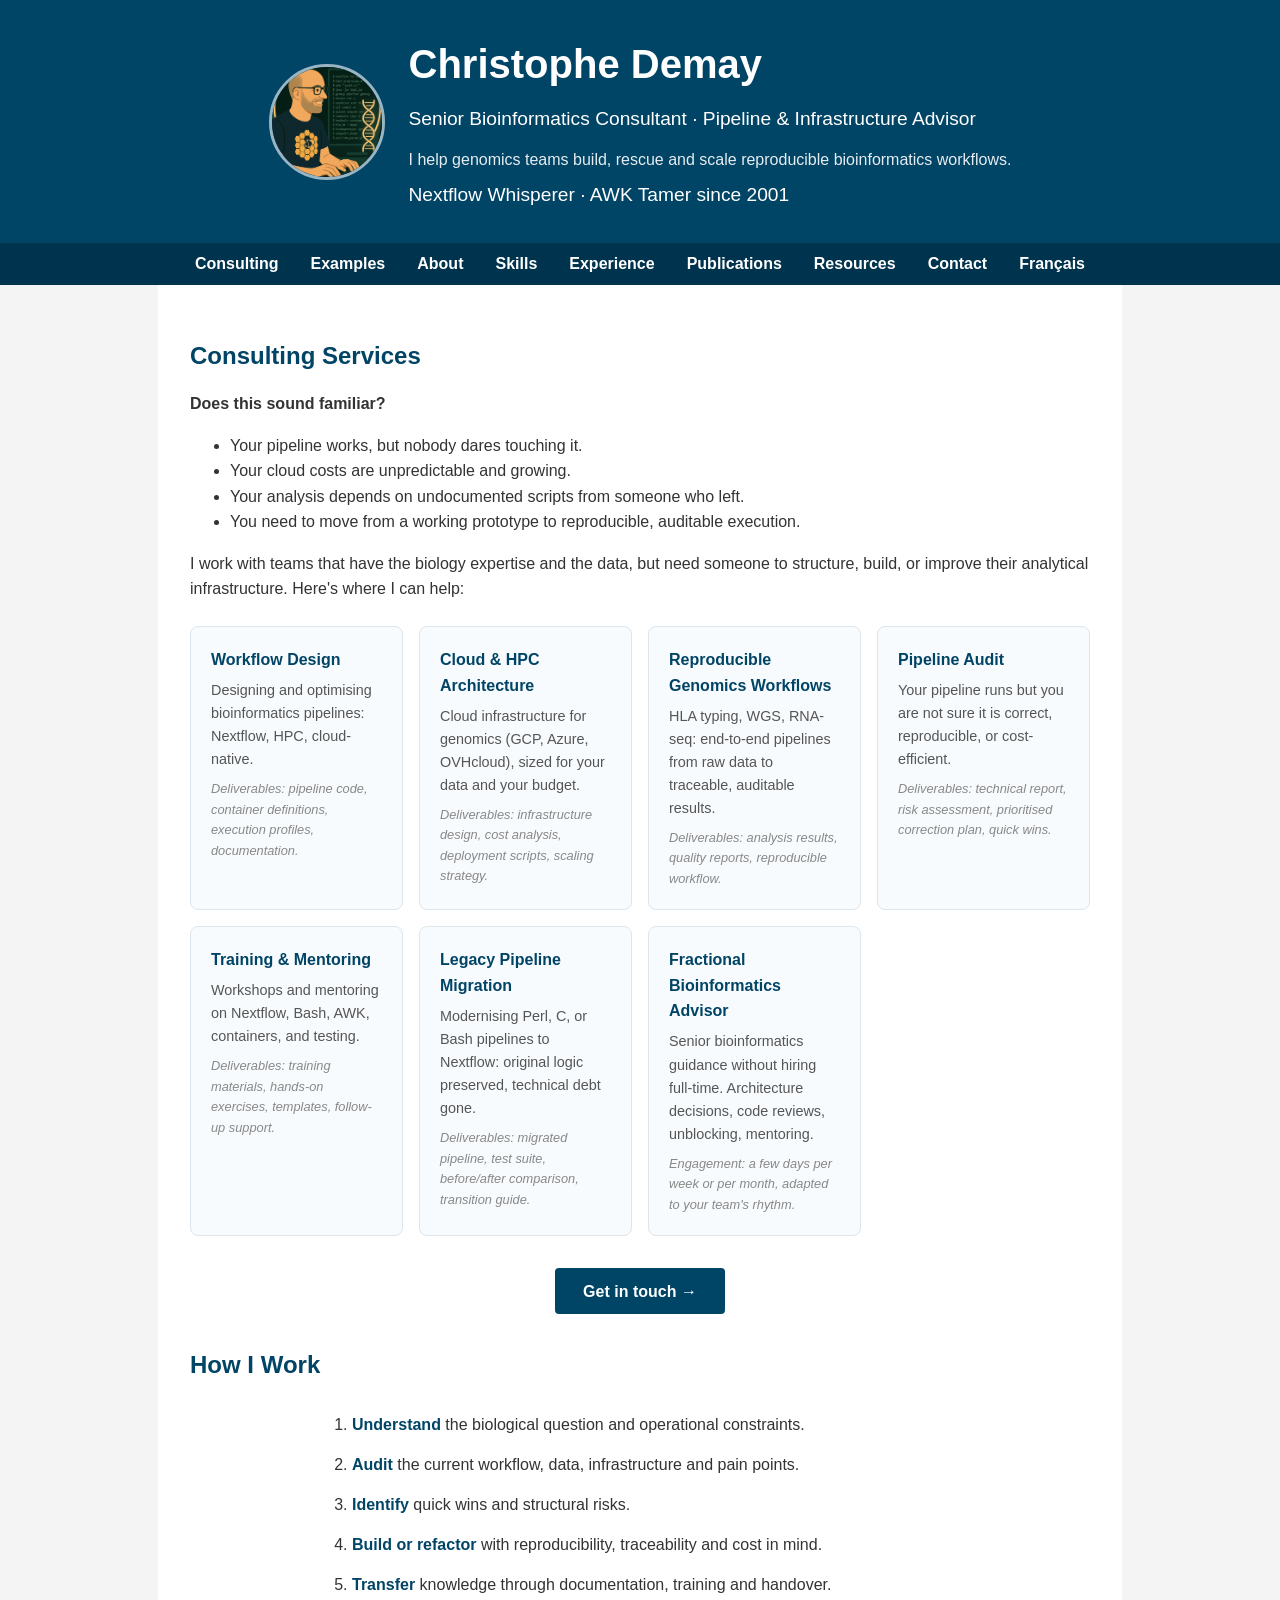
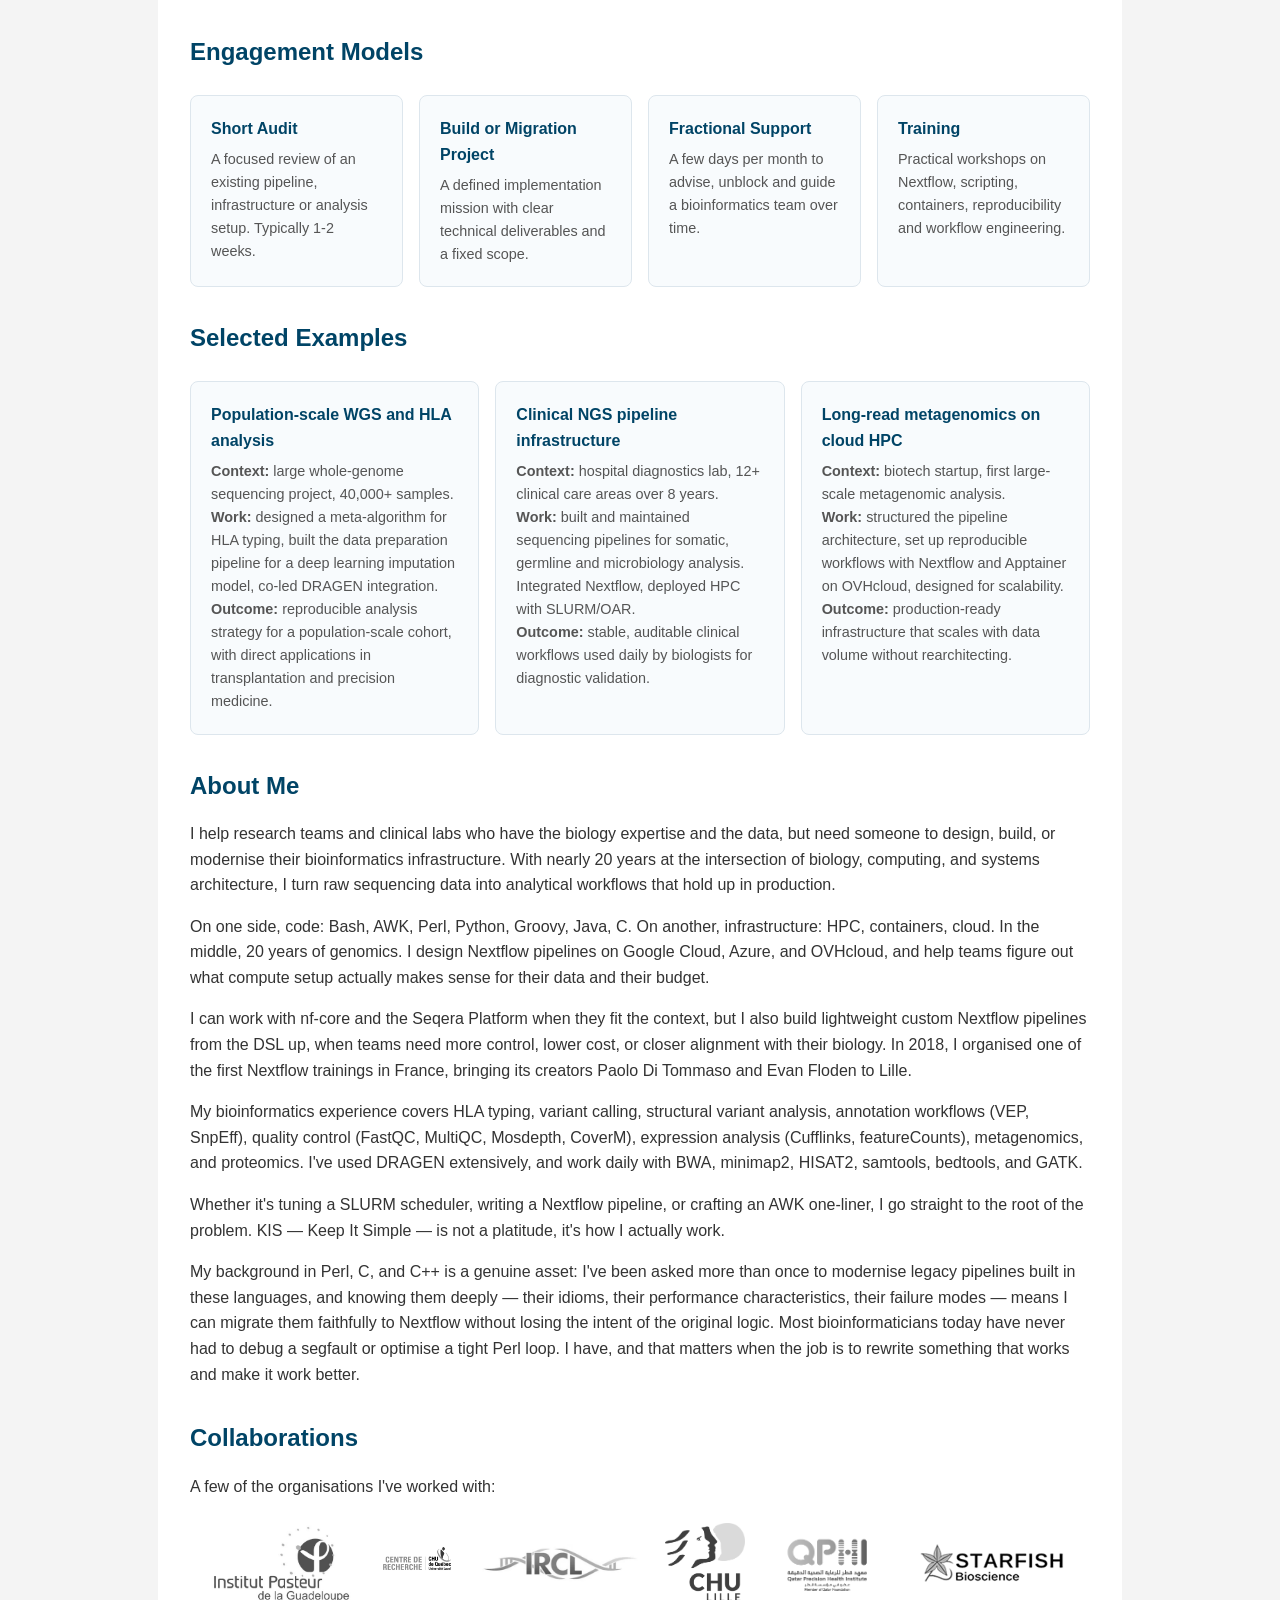
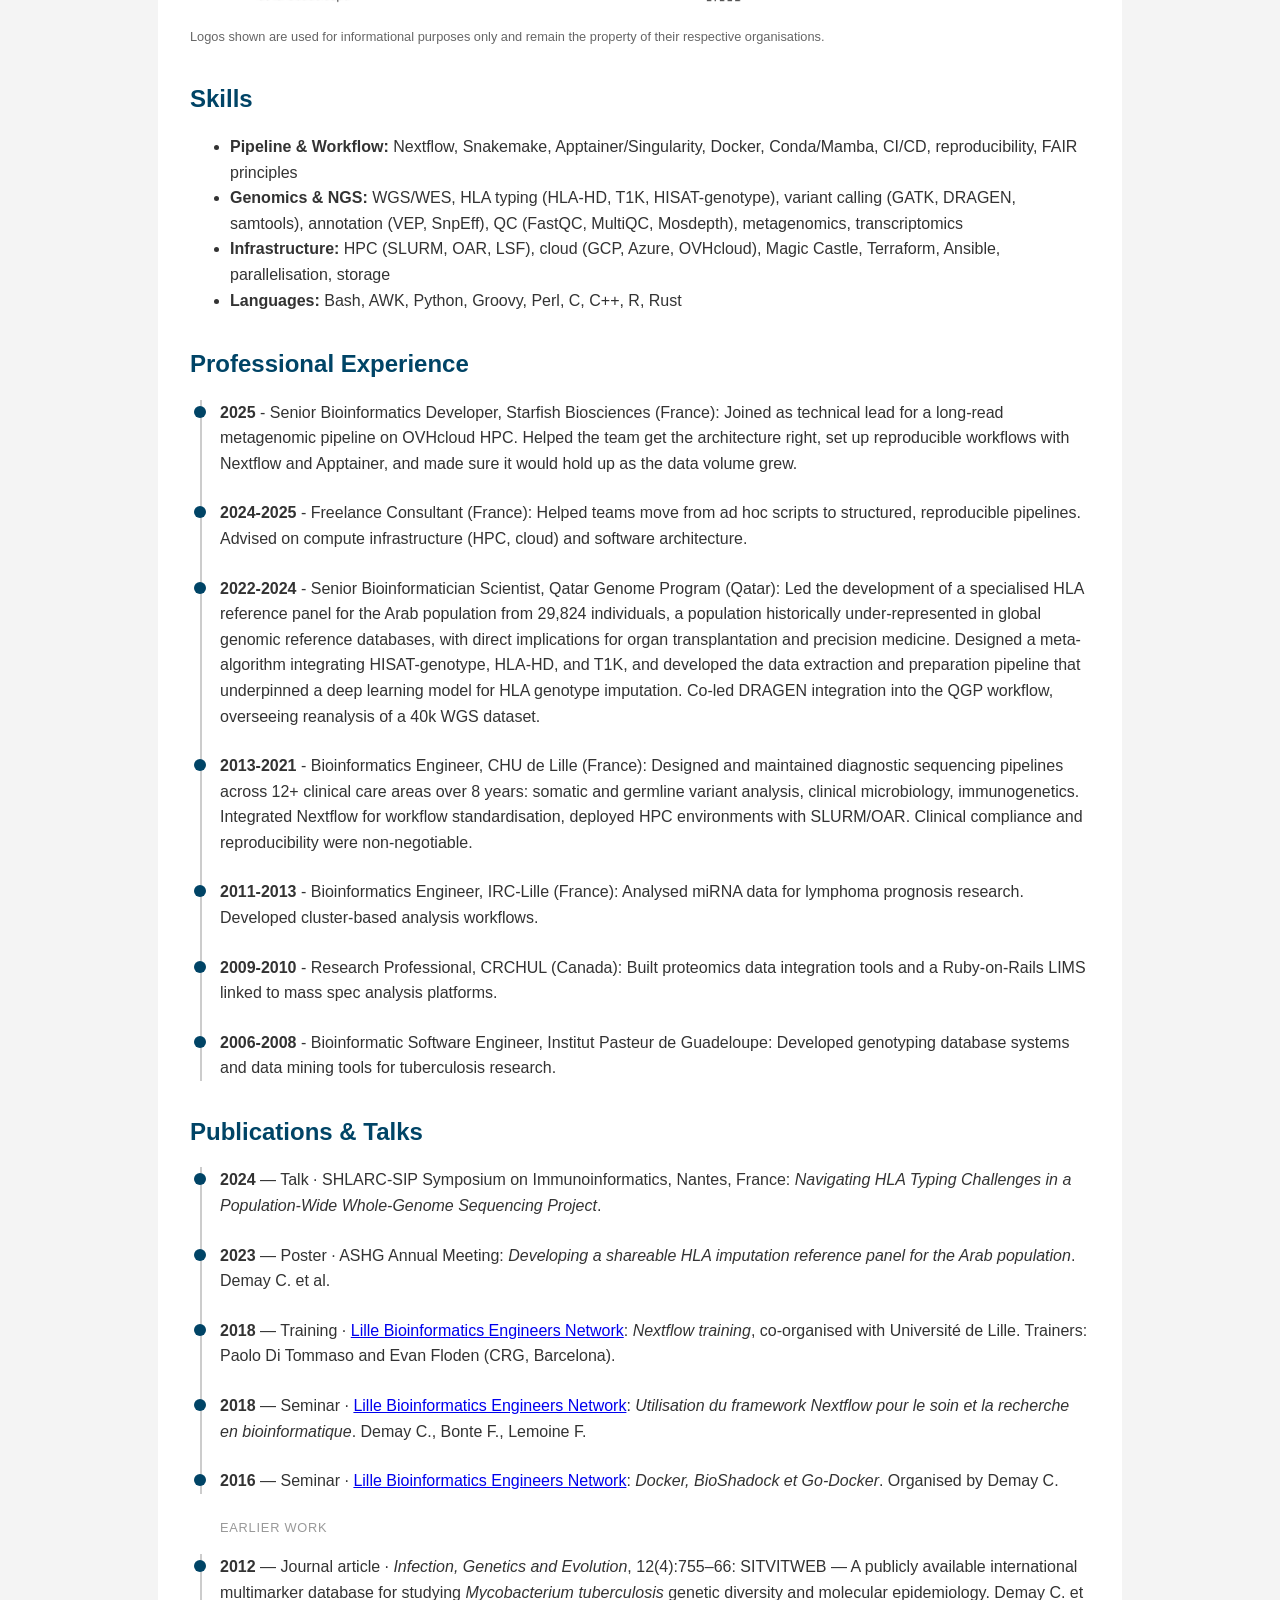
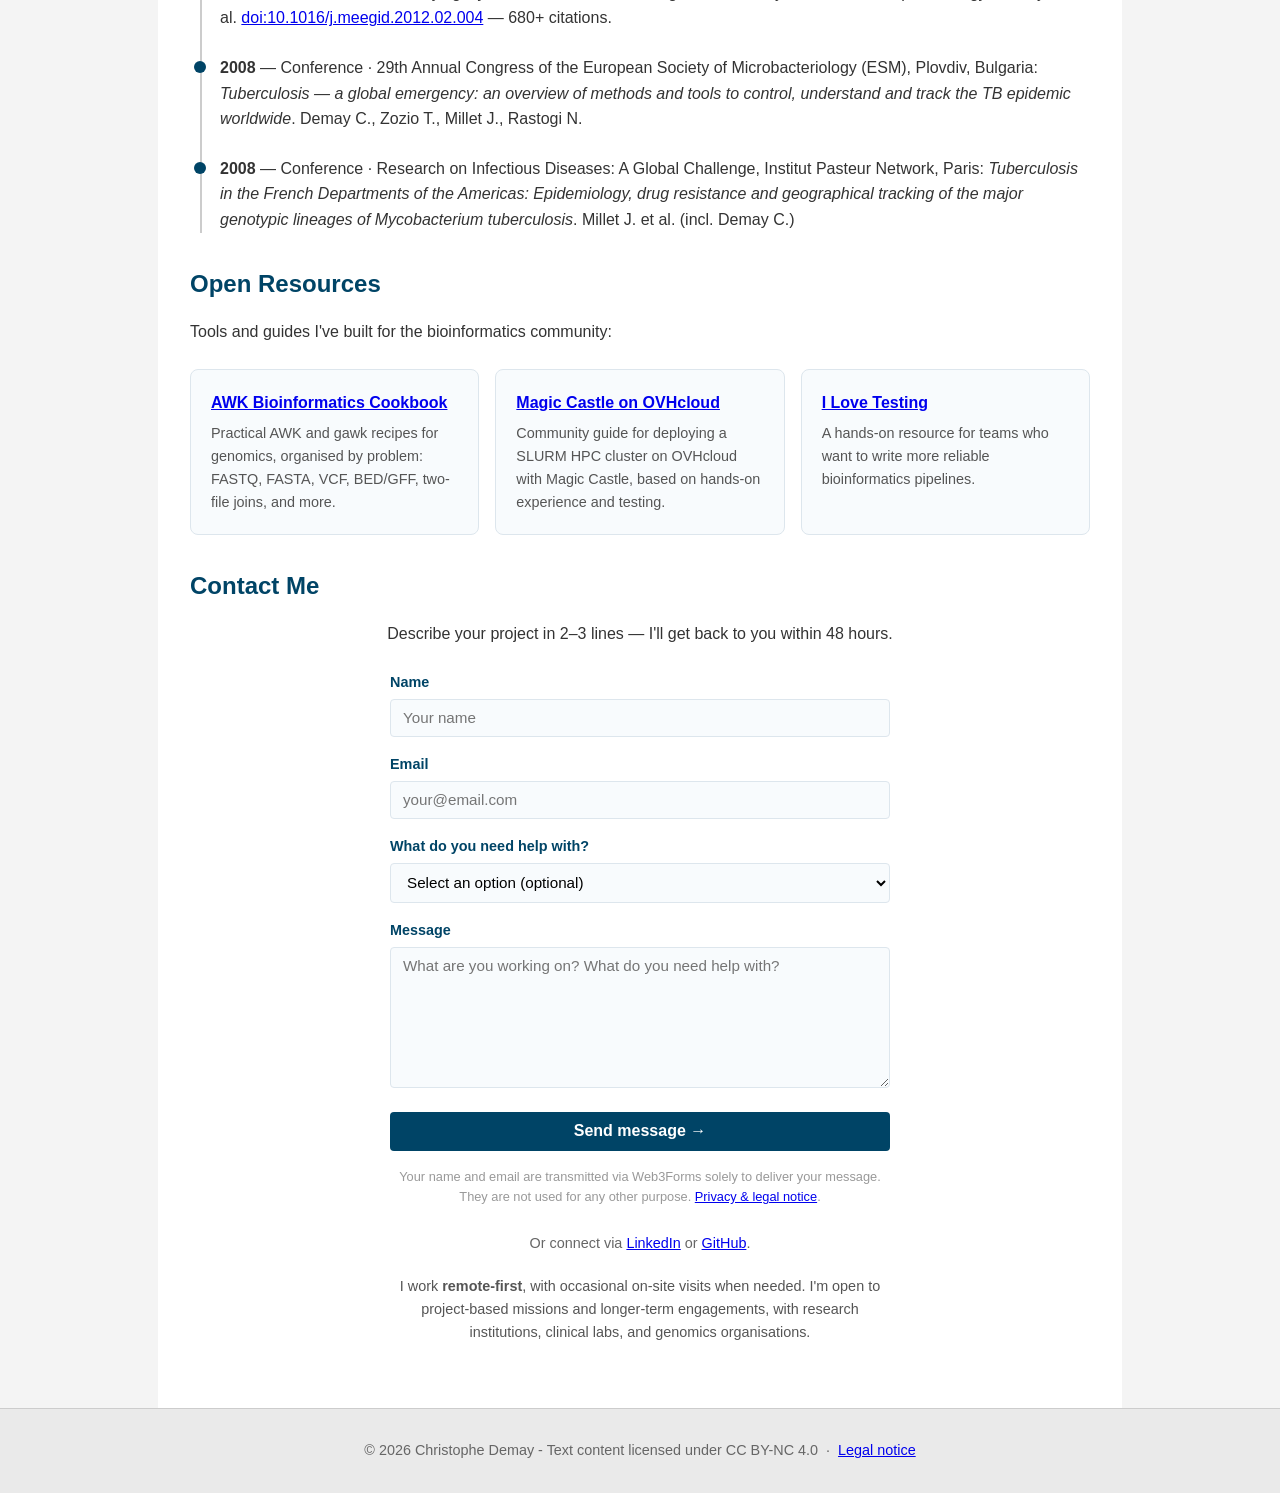
<file: index.html>
<!DOCTYPE html>
<html lang="en">
<head>
  <!-- Cookiebot script -->
  <script id="Cookiebot" src="https://consent.cookiebot.com/uc.js" data-cbid="8d330496-7b07-41db-9aa6-89eb2aed3927" data-blockingmode="auto" type="text/javascript"></script>  <meta charset="UTF-8" />
  <meta name="viewport" content="width=device-width, initial-scale=1.0" />
  <meta name="description" content="Freelance bioinformatics consultant specialising in Nextflow pipelines, HLA typing, cloud HPC architecture, and reproducible genomics workflows. Available for missions and technical support." />
  <meta name="keywords" content="Christophe Demay, bioinformatics, Nextflow, genomics, cloud computing, pipelines, HPC, consultant, developer" />
  <meta name="author" content="Christophe Demay" />
  <title>Christophe Demay | Bioinformatics Consultant & Workflow Engineer</title>
  <link rel="stylesheet" href="style.css" />
  <link rel="icon" href="favico.ico" />
  <link rel="canonical" href="https://chrstphdm.github.io/" />
  <link rel="alternate" hreflang="en" href="https://chrstphdm.github.io/" />
  <link rel="alternate" hreflang="fr" href="https://chrstphdm.github.io/fr.html" />
  <link rel="preconnect" href="https://www.googletagmanager.com" />
  <meta name="theme-color" content="#004466" />
  <meta property="og:type" content="profile" />
  <meta property="og:url" content="https://chrstphdm.github.io/" />
  <meta property="og:title" content="Christophe Demay | Bioinformatics Consultant & Workflow Engineer" />
  <meta property="og:description" content="Freelance bioinformatics consultant specialising in Nextflow pipelines, HLA typing, cloud HPC architecture, and reproducible genomics workflows. Available for missions and technical support." />
  <meta property="og:image" content="https://chrstphdm.github.io/images/avatar.png" />
  <meta property="og:locale" content="en_GB" />
  <meta name="twitter:card" content="summary" />
  <meta name="twitter:site" content="@chrstphdm" />
  <meta name="twitter:creator" content="@chrstphdm" />
  <meta name="twitter:title" content="Christophe Demay | Bioinformatics Consultant & Workflow Engineer" />
  <meta name="twitter:description" content="Freelance bioinformatics consultant specialising in Nextflow pipelines, HLA typing, cloud HPC architecture, and reproducible genomics workflows." />
  <meta name="twitter:image" content="https://chrstphdm.github.io/images/avatar.png" />
  <script type="application/ld+json">
  {
    "@context": "https://schema.org",
    "@type": "Person",
    "name": "Christophe Demay",
    "jobTitle": "Senior Bioinformatics Consultant",
    "url": "https://chrstphdm.github.io",
    "image": "https://chrstphdm.github.io/images/avatar.png",
    "knowsLanguage": ["fr", "en"],
    "knowsAbout": ["Bioinformatics", "Nextflow", "HLA typing", "Genomics", "Cloud HPC"],
    "sameAs": [
      "https://www.linkedin.com/in/christophedemay",
      "https://github.com/chrstphdm",
      "https://x.com/chrstphdm"
    ],
    "description": "Expert in Nextflow pipelines, HLA typing, cloud architecture and workflow automation. Nearly 20 years of experience in bioinformatics, genomics, and clinical diagnostics."
  }
  </script>
  <script data-cookieconsent="ignore">
    window.dataLayer = window.dataLayer || [];
    function gtag() {
      dataLayer.push(arguments);
    }
    gtag("consent", "default", {
      ad_personalization: "denied",
      ad_storage: "denied",
      ad_user_data: "denied",
      analytics_storage: "denied",
      functionality_storage: "denied",
      personalization_storage: "denied",
      security_storage: "granted",
      wait_for_update: 500,    }
    );
    gtag("set", "ads_data_redaction", true);
    gtag("set", "url_passthrough", false);
  </script>
  <!-- Google tag (gtag.js) -->
  <script async src="https://www.googletagmanager.com/gtag/js?id=G-7VQ4DVCX87" type="text/plain" data-cookieconsent="statistics"></script>
  <script type="text/plain" data-cookieconsent="statistics">
    window.dataLayer = window.dataLayer || [];
    function gtag(){dataLayer.push(arguments);}
    gtag('js', new Date());
    gtag('config', 'G-7VQ4DVCX87');
  </script>
</head>
<body>
  <header>
    <div class="header-inner">
      <img src="images/avatar.png" alt="Christophe Demay" class="avatar" />
      <div class="header-text">
        <h1>Christophe Demay</h1>
        <p>Senior Bioinformatics Consultant · Pipeline & Infrastructure Advisor</p>
        <p class="header-promise">I help genomics teams build, rescue and scale reproducible bioinformatics workflows.</p>
        <p>Nextflow Whisperer · AWK Tamer since 2001</p>
      </div>
    </div>
  </header>

  <nav>
    <ul>
      <li><a href="#consulting">Consulting</a></li>
      <li><a href="#examples">Examples</a></li>
      <li><a href="#about">About</a></li>
      <li><a href="#skills">Skills</a></li>
      <li><a href="#projects">Experience</a></li>
      <li><a href="#publications">Publications</a></li>
      <li><a href="#resources">Resources</a></li>
      <li><a href="#contact">Contact</a></li>
      <li><a href="fr.html">Français</a></li>
    </ul>
  </nav>

  <main>
    <section id="consulting">
      <h2>Consulting Services</h2>
      <p><strong>Does this sound familiar?</strong></p>
      <ul>
        <li>Your pipeline works, but nobody dares touching it.</li>
        <li>Your cloud costs are unpredictable and growing.</li>
        <li>Your analysis depends on undocumented scripts from someone who left.</li>
        <li>You need to move from a working prototype to reproducible, auditable execution.</li>
      </ul>
      <p>I work with teams that have the biology expertise and the data, but need someone to structure, build, or improve their analytical infrastructure. Here's where I can help:</p>
      <div class="service-cards">
        <div class="card">
          <h3>Workflow Design</h3>
          <p>Designing and optimising bioinformatics pipelines: Nextflow, HPC, cloud-native.</p>
          <p class="card-deliverables">Deliverables: pipeline code, container definitions, execution profiles, documentation.</p>
        </div>
        <div class="card">
          <h3>Cloud & HPC Architecture</h3>
          <p>Cloud infrastructure for genomics (GCP, Azure, OVHcloud), sized for your data and your budget.</p>
          <p class="card-deliverables">Deliverables: infrastructure design, cost analysis, deployment scripts, scaling strategy.</p>
        </div>
        <div class="card">
          <h3>Reproducible Genomics Workflows</h3>
          <p>HLA typing, WGS, RNA-seq: end-to-end pipelines from raw data to traceable, auditable results.</p>
          <p class="card-deliverables">Deliverables: analysis results, quality reports, reproducible workflow.</p>
        </div>
        <div class="card">
          <h3>Pipeline Audit</h3>
          <p>Your pipeline runs but you are not sure it is correct, reproducible, or cost-efficient.</p>
          <p class="card-deliverables">Deliverables: technical report, risk assessment, prioritised correction plan, quick wins.</p>
        </div>
        <div class="card">
          <h3>Training & Mentoring</h3>
          <p>Workshops and mentoring on Nextflow, Bash, AWK, containers, and testing.</p>
          <p class="card-deliverables">Deliverables: training materials, hands-on exercises, templates, follow-up support.</p>
        </div>
        <div class="card">
          <h3>Legacy Pipeline Migration</h3>
          <p>Modernising Perl, C, or Bash pipelines to Nextflow: original logic preserved, technical debt gone.</p>
          <p class="card-deliverables">Deliverables: migrated pipeline, test suite, before/after comparison, transition guide.</p>
        </div>
        <div class="card">
          <h3>Fractional Bioinformatics Advisor</h3>
          <p>Senior bioinformatics guidance without hiring full-time. Architecture decisions, code reviews, unblocking, mentoring.</p>
          <p class="card-deliverables">Engagement: a few days per week or per month, adapted to your team's rhythm.</p>
        </div>
      </div>
      <p style="text-align: center; margin-top: 1.5rem;">
        <a href="#contact" class="btn-cta">Get in touch →</a>
      </p>
    </section>

    <section id="how-i-work">
      <h2>How I Work</h2>
      <ol class="how-steps">
        <li><strong>Understand</strong> the biological question and operational constraints.</li>
        <li><strong>Audit</strong> the current workflow, data, infrastructure and pain points.</li>
        <li><strong>Identify</strong> quick wins and structural risks.</li>
        <li><strong>Build or refactor</strong> with reproducibility, traceability and cost in mind.</li>
        <li><strong>Transfer</strong> knowledge through documentation, training and handover.</li>
      </ol>
    </section>

    <section id="engagement">
      <h2>Engagement Models</h2>
      <div class="service-cards">
        <div class="card">
          <h3>Short Audit</h3>
          <p>A focused review of an existing pipeline, infrastructure or analysis setup. Typically 1-2 weeks.</p>
        </div>
        <div class="card">
          <h3>Build or Migration Project</h3>
          <p>A defined implementation mission with clear technical deliverables and a fixed scope.</p>
        </div>
        <div class="card">
          <h3>Fractional Support</h3>
          <p>A few days per month to advise, unblock and guide a bioinformatics team over time.</p>
        </div>
        <div class="card">
          <h3>Training</h3>
          <p>Practical workshops on Nextflow, scripting, containers, reproducibility and workflow engineering.</p>
        </div>
      </div>
    </section>

    <section id="examples">
      <h2>Selected Examples</h2>
      <div class="service-cards">
        <div class="card">
          <h3>Population-scale WGS and HLA analysis</h3>
          <p><strong>Context:</strong> large whole-genome sequencing project, 40,000+ samples.</p>
          <p><strong>Work:</strong> designed a meta-algorithm for HLA typing, built the data preparation pipeline for a deep learning imputation model, co-led DRAGEN integration.</p>
          <p><strong>Outcome:</strong> reproducible analysis strategy for a population-scale cohort, with direct applications in transplantation and precision medicine.</p>
        </div>
        <div class="card">
          <h3>Clinical NGS pipeline infrastructure</h3>
          <p><strong>Context:</strong> hospital diagnostics lab, 12+ clinical care areas over 8 years.</p>
          <p><strong>Work:</strong> built and maintained sequencing pipelines for somatic, germline and microbiology analysis. Integrated Nextflow, deployed HPC with SLURM/OAR.</p>
          <p><strong>Outcome:</strong> stable, auditable clinical workflows used daily by biologists for diagnostic validation.</p>
        </div>
        <div class="card">
          <h3>Long-read metagenomics on cloud HPC</h3>
          <p><strong>Context:</strong> biotech startup, first large-scale metagenomic analysis.</p>
          <p><strong>Work:</strong> structured the pipeline architecture, set up reproducible workflows with Nextflow and Apptainer on OVHcloud, designed for scalability.</p>
          <p><strong>Outcome:</strong> production-ready infrastructure that scales with data volume without rearchitecting.</p>
        </div>
      </div>
    </section>

    <section id="about">
      <h2>About Me</h2>
      <p>
        I help research teams and clinical labs who have the biology expertise and the data, but need someone to design, build, or modernise their bioinformatics infrastructure. With nearly 20 years at the intersection of biology, computing, and systems architecture, I turn raw sequencing data into analytical workflows that hold up in production.
      </p>
      <p>
        On one side, code: Bash, AWK, Perl, Python, Groovy, Java, C. On another, infrastructure: HPC, containers, cloud. In the middle, 20 years of genomics. I design Nextflow pipelines on Google Cloud, Azure, and OVHcloud, and help teams figure out what compute setup actually makes sense for their data and their budget.
      </p>
      <p>
        I can work with nf-core and the Seqera Platform when they fit the context, but I also build lightweight custom Nextflow pipelines from the DSL up, when teams need more control, lower cost, or closer alignment with their biology. In 2018, I organised one of the first Nextflow trainings in France, bringing its creators Paolo Di Tommaso and Evan Floden to Lille.
      </p>
      <p>
        My bioinformatics experience covers HLA typing, variant calling, structural variant analysis, annotation workflows (VEP, SnpEff), quality control (FastQC, MultiQC, Mosdepth, CoverM), expression analysis (Cufflinks, featureCounts), metagenomics, and proteomics. I've used DRAGEN extensively, and work daily with BWA, minimap2, HISAT2, samtools, bedtools, and GATK.
      </p>
      <p>
        Whether it's tuning a SLURM scheduler, writing a Nextflow pipeline, or crafting an AWK one-liner, I go straight to the root of the problem. KIS — Keep It Simple — is not a platitude, it's how I actually work.
      </p>
      <p>
        My background in Perl, C, and C++ is a genuine asset: I've been asked more than once to modernise legacy pipelines built in these languages, and knowing them deeply — their idioms, their performance characteristics, their failure modes — means I can migrate them faithfully to Nextflow without losing the intent of the original logic. Most bioinformaticians today have never had to debug a segfault or optimise a tight Perl loop. I have, and that matters when the job is to rewrite something that works and make it work better.
      </p>
    </section>

    <section id="collaborations">
      <h2>Collaborations</h2>
      <p>A few of the organisations I've worked with:</p>
      <div class="logo-grid">
        <img src="images/LogoIPG_2012.png" alt="Institut Pasteur de la Guadeloupe" loading="lazy" />
        <img src="images/CRCHU-Logo-LinkedIn-blanc.png" alt="Plateforme de Protéomique du CRCHU de Québec" loading="lazy" />
        <img src="images/ircl-logo.png" alt="Institut pour la Recherche sur le Cancer de Lille" loading="lazy" />
        <img src="images/CHU_Lille_Logo.png" alt="CHU de Lille" loading="lazy" />
        <img src="images/QPHI---WHITE-LOGO_Page_2.png" alt="Qatar Genome Program" loading="lazy" />
        <img src="images/20240205095912-logo-starfish.png" alt="Starfish Biosciences" loading="lazy" />
      </div>
      <p style="font-size: 0.8rem; color: #666;">
        Logos shown are used for informational purposes only and remain the property of their respective organisations.
      </p>
    </section>

    <section id="skills">
      <h2>Skills</h2>
      <ul>
        <li><strong>Pipeline & Workflow:</strong> Nextflow, Snakemake, Apptainer/Singularity, Docker, Conda/Mamba, CI/CD, reproducibility, FAIR principles</li>
        <li><strong>Genomics & NGS:</strong> WGS/WES, HLA typing (HLA-HD, T1K, HISAT-genotype), variant calling (GATK, DRAGEN, samtools), annotation (VEP, SnpEff), QC (FastQC, MultiQC, Mosdepth), metagenomics, transcriptomics</li>
        <li><strong>Infrastructure:</strong> HPC (SLURM, OAR, LSF), cloud (GCP, Azure, OVHcloud), Magic Castle, Terraform, Ansible, parallelisation, storage</li>
        <li><strong>Languages:</strong> Bash, AWK, Python, Groovy, Perl, C, C++, R, Rust</li>
      </ul>
    </section>

    <section id="projects">
      <h2>Professional Experience</h2>
      <ul>
        <li><strong>2025</strong> - Senior Bioinformatics Developer, Starfish Biosciences (France): Joined as technical lead for a long-read metagenomic pipeline on OVHcloud HPC. Helped the team get the architecture right, set up reproducible workflows with Nextflow and Apptainer, and made sure it would hold up as the data volume grew.</li>
        <li><strong>2024-2025</strong> - Freelance Consultant (France): Helped teams move from ad hoc scripts to structured, reproducible pipelines. Advised on compute infrastructure (HPC, cloud) and software architecture.</li>
        <li><strong>2022-2024</strong> - Senior Bioinformatician Scientist, Qatar Genome Program (Qatar): Led the development of a specialised HLA reference panel for the Arab population from 29,824 individuals, a population historically under-represented in global genomic reference databases, with direct implications for organ transplantation and precision medicine. Designed a meta-algorithm integrating HISAT-genotype, HLA-HD, and T1K, and developed the data extraction and preparation pipeline that underpinned a deep learning model for HLA genotype imputation. Co-led DRAGEN integration into the QGP workflow, overseeing reanalysis of a 40k WGS dataset.</li>
        <li><strong>2013-2021</strong> - Bioinformatics Engineer, CHU de Lille (France): Designed and maintained diagnostic sequencing pipelines across 12+ clinical care areas over 8 years: somatic and germline variant analysis, clinical microbiology, immunogenetics. Integrated Nextflow for workflow standardisation, deployed HPC environments with SLURM/OAR. Clinical compliance and reproducibility were non-negotiable.</li>
        <li><strong>2011-2013</strong> - Bioinformatics Engineer, IRC-Lille (France): Analysed miRNA data for lymphoma prognosis research. Developed cluster-based analysis workflows.</li>
        <li><strong>2009-2010</strong> - Research Professional, CRCHUL (Canada): Built proteomics data integration tools and a Ruby-on-Rails LIMS linked to mass spec analysis platforms.</li>
        <li><strong>2006-2008</strong> - Bioinformatic Software Engineer, Institut Pasteur de Guadeloupe: Developed genotyping database systems and data mining tools for tuberculosis research.</li>
      </ul>
    </section>

    <section id="publications">
      <h2>Publications &amp; Talks</h2>
      <ul>
        <li><strong>2024</strong> — Talk · SHLARC-SIP Symposium on Immunoinformatics, Nantes, France: <em>Navigating HLA Typing Challenges in a Population-Wide Whole-Genome Sequencing Project</em>.</li>
        <li><strong>2023</strong> — Poster · ASHG Annual Meeting: <em>Developing a shareable HLA imputation reference panel for the Arab population</em>. Demay C. et al.</li>
        <li><strong>2018</strong> — Training · <a href="https://bilille.univ-lille.fr/scientific-events/lille-bioinformatics-engineers-network" target="_blank" rel="noopener noreferrer">Lille Bioinformatics Engineers Network</a>: <em>Nextflow training</em>, co-organised with Université de Lille. Trainers: Paolo Di Tommaso and Evan Floden (CRG, Barcelona).</li>
        <li><strong>2018</strong> — Seminar · <a href="https://bilille.univ-lille.fr/scientific-events/lille-bioinformatics-engineers-network" target="_blank" rel="noopener noreferrer">Lille Bioinformatics Engineers Network</a>: <em>Utilisation du framework Nextflow pour le soin et la recherche en bioinformatique</em>. Demay C., Bonte F., Lemoine F.</li>
        <li><strong>2016</strong> — Seminar · <a href="https://bilille.univ-lille.fr/scientific-events/lille-bioinformatics-engineers-network" target="_blank" rel="noopener noreferrer">Lille Bioinformatics Engineers Network</a>: <em>Docker, BioShadock et Go-Docker</em>. Organised by Demay C.</li>
      </ul>
      <p class="publications-earlier">Earlier work</p>
      <ul>
        <li><strong>2012</strong> — Journal article · <em>Infection, Genetics and Evolution</em>, 12(4):755–66: SITVITWEB — A publicly available international multimarker database for studying <em>Mycobacterium tuberculosis</em> genetic diversity and molecular epidemiology. Demay C. et al. <a href="https://doi.org/10.1016/j.meegid.2012.02.004" target="_blank" rel="noopener noreferrer">doi:10.1016/j.meegid.2012.02.004</a> — 680+ citations.</li>
        <li><strong>2008</strong> — Conference · 29th Annual Congress of the European Society of Microbacteriology (ESM), Plovdiv, Bulgaria: <em>Tuberculosis — a global emergency: an overview of methods and tools to control, understand and track the TB epidemic worldwide</em>. Demay C., Zozio T., Millet J., Rastogi N.</li>
        <li><strong>2008</strong> — Conference · Research on Infectious Diseases: A Global Challenge, Institut Pasteur Network, Paris: <em>Tuberculosis in the French Departments of the Americas: Epidemiology, drug resistance and geographical tracking of the major genotypic lineages of Mycobacterium tuberculosis</em>. Millet J. et al. (incl. Demay C.)</li>
      </ul>
    </section>

    <section id="resources">
      <h2>Open Resources</h2>
      <p>Tools and guides I've built for the bioinformatics community:</p>
      <div class="service-cards">
        <div class="card">
          <h3><a href="https://chrstphdm.github.io/awk-bioinfo-cookbook/" target="_blank" rel="noopener noreferrer">AWK Bioinformatics Cookbook</a></h3>
          <p>Practical AWK and gawk recipes for genomics, organised by problem: FASTQ, FASTA, VCF, BED/GFF, two-file joins, and more.</p>
        </div>
        <div class="card">
          <h3><a href="https://chrstphdm.github.io/magic-castle-ovhcloud/" target="_blank" rel="noopener noreferrer">Magic Castle on OVHcloud</a></h3>
          <p>Community guide for deploying a SLURM HPC cluster on OVHcloud with Magic Castle, based on hands-on experience and testing.</p>
        </div>
        <div class="card">
          <h3><a href="https://chrstphdm.github.io/ilovetesting/" target="_blank" rel="noopener noreferrer">I Love Testing</a></h3>
          <p>A hands-on resource for teams who want to write more reliable bioinformatics pipelines.</p>
        </div>
      </div>
    </section>

    <section id="contact">
      <h2>Contact Me</h2>
      <p style="text-align: center;">
        Describe your project in 2–3 lines — I'll get back to you within 48 hours.
      </p>
      <form action="https://api.web3forms.com/submit" method="POST" class="contact-form">
        <input type="hidden" name="access_key" value="b8518cfd-b0be-4934-83a4-379d0adad2c5" />
        <input type="hidden" name="subject" value="New message from chrstphdm.github.io" />
        <input type="hidden" name="redirect" value="https://chrstphdm.github.io/?sent=1" />
        <input type="checkbox" name="botcheck" style="display:none" />
        <div class="form-group">
          <label for="name">Name</label>
          <input type="text" id="name" name="name" required placeholder="Your name" autocomplete="name" />
        </div>
        <div class="form-group">
          <label for="email">Email</label>
          <input type="email" id="email" name="email" required placeholder="your@email.com" autocomplete="email" />
        </div>
        <div class="form-group">
          <label for="need">What do you need help with?</label>
          <select id="need" name="need">
            <option value="" selected>Select an option (optional)</option>
            <option value="Pipeline audit">Pipeline audit</option>
            <option value="Nextflow development">Nextflow development</option>
            <option value="Cloud/HPC architecture">Cloud/HPC architecture</option>
            <option value="Legacy migration">Legacy migration</option>
            <option value="Training">Training</option>
            <option value="Fractional advisor">Fractional advisor</option>
            <option value="Not sure yet">Not sure yet</option>
          </select>
        </div>
        <div class="form-group">
          <label for="message">Message</label>
          <textarea id="message" name="message" rows="5" required placeholder="What are you working on? What do you need help with?"></textarea>
        </div>
        <button type="submit" class="btn-cta">Send message →</button>
        <p class="form-privacy">Your name and email are transmitted via Web3Forms solely to deliver your message. They are not used for any other purpose. <a href="mentions-legales.html">Privacy &amp; legal notice</a>.</p>
      </form>
      <p style="text-align: center; margin-top: 1.5rem; font-size: 0.9rem; color: #666;">
        Or connect via
        <a href="https://www.linkedin.com/in/christophedemay" target="_blank" rel="noopener noreferrer">LinkedIn</a>
        or
        <a href="https://github.com/chrstphdm" target="_blank" rel="noopener noreferrer">GitHub</a>.
      </p>
      <p class="contact-note">
        I work <strong>remote-first</strong>, with occasional on-site visits when needed.
        I'm open to project-based missions and longer-term engagements, with research institutions,
        clinical labs, and genomics organisations.
      </p>
    </section>
  </main>

  <button id="back-to-top" aria-label="Back to top" onclick="window.scrollTo({top:0,behavior:'smooth'})">↑</button>

  <footer>
    <p>&copy; 2026 Christophe Demay - Text content licensed under CC BY-NC 4.0 &nbsp;·&nbsp; <a href="mentions-legales.html">Legal notice</a></p>
  </footer>
  <script>
    const btn = document.getElementById('back-to-top');
    window.addEventListener('scroll', () => {
      btn.classList.toggle('visible', window.scrollY > 300);
    });

    if (new URLSearchParams(window.location.search).get('sent') === '1') {
      const banner = document.createElement('div');
      banner.className = 'sent-banner';
      banner.textContent = 'Message sent — I\'ll get back to you within 48 hours.';
      document.body.prepend(banner);
      setTimeout(() => banner.remove(), 6000);
    }
  </script>
</body>
</html>
</file>
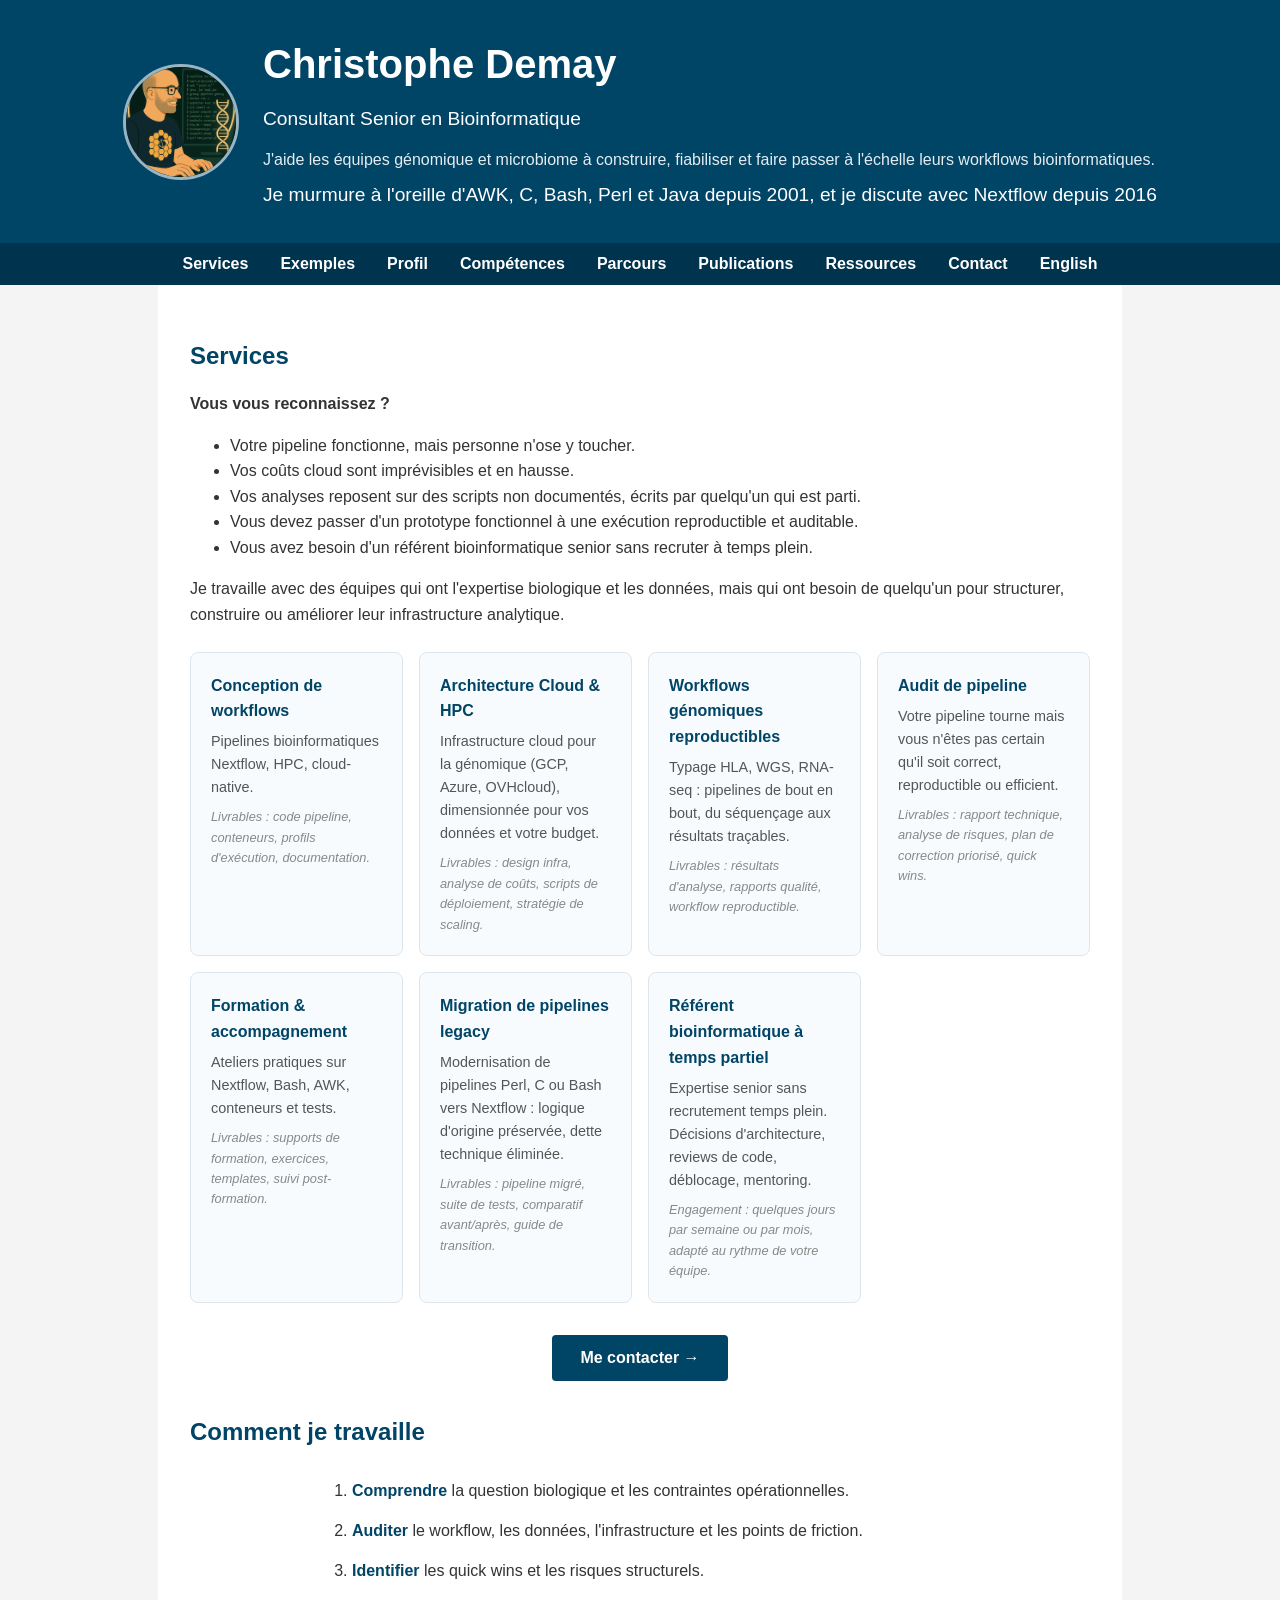
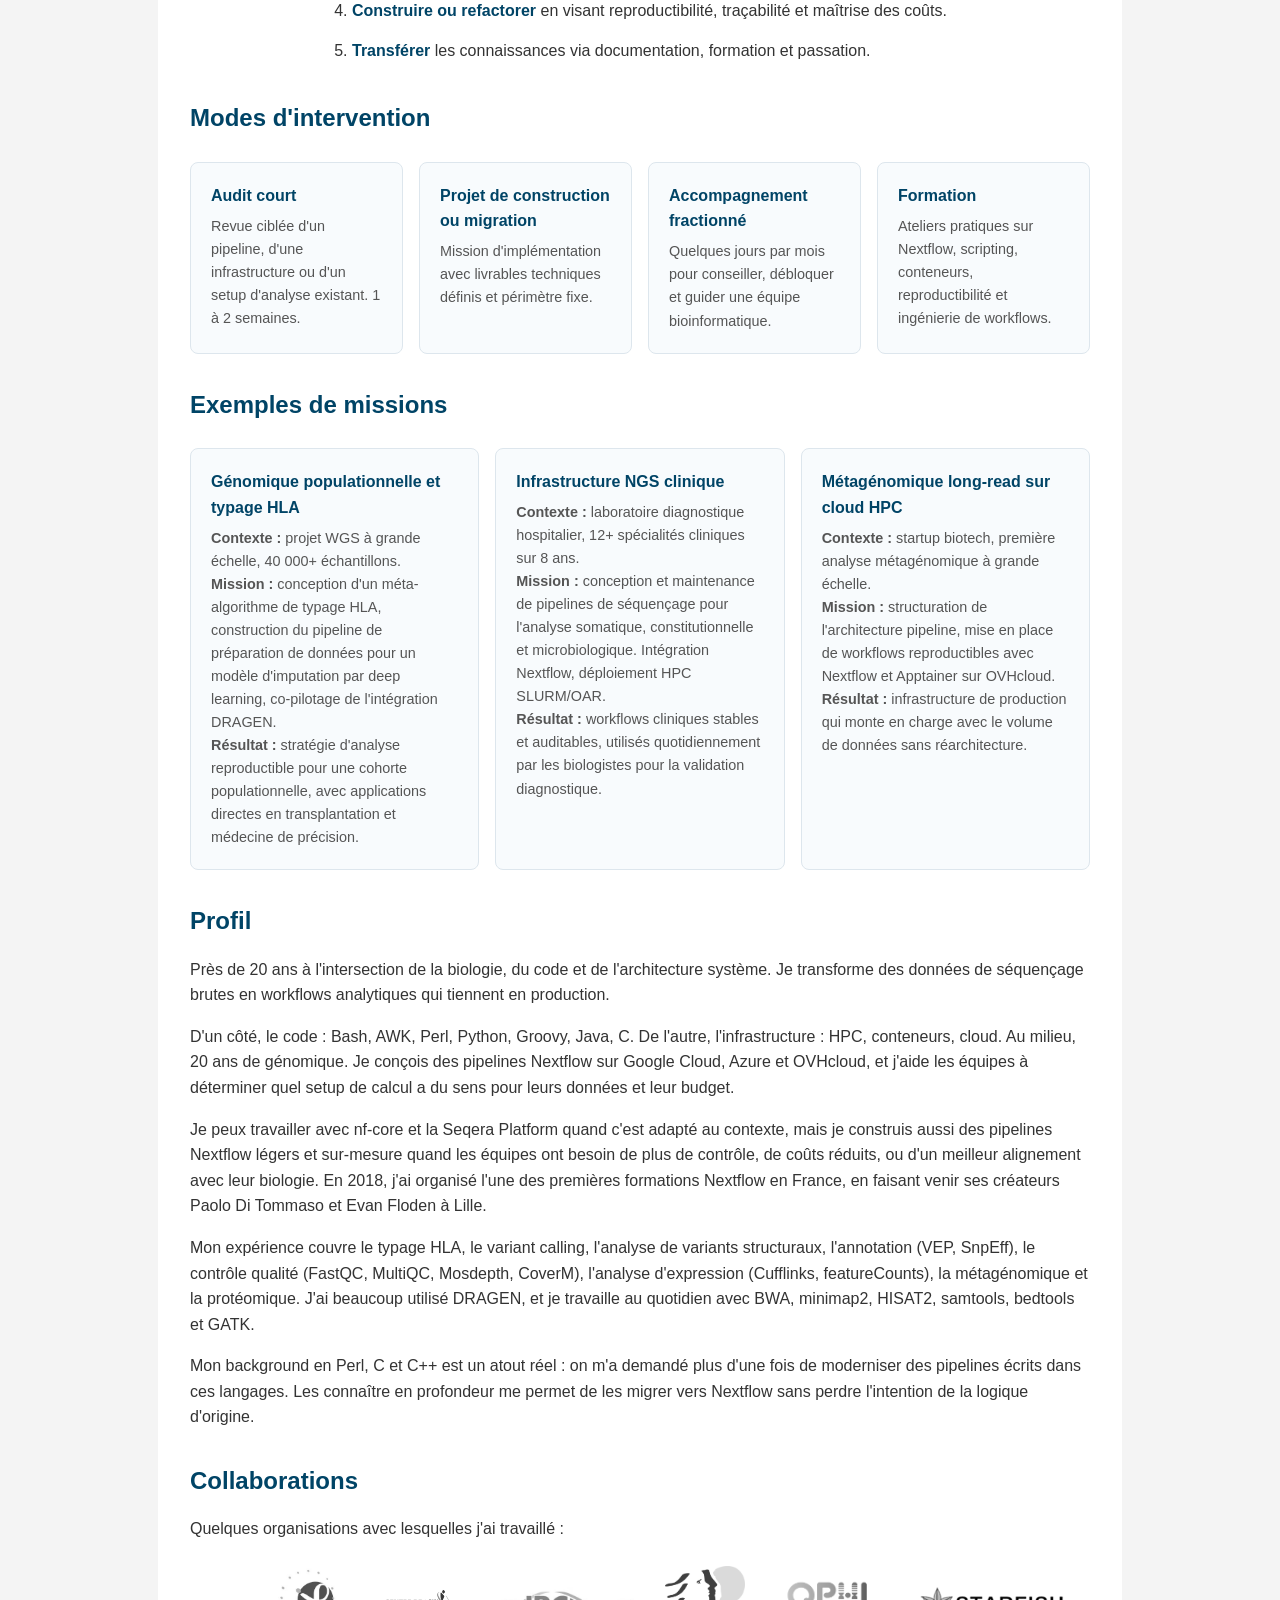
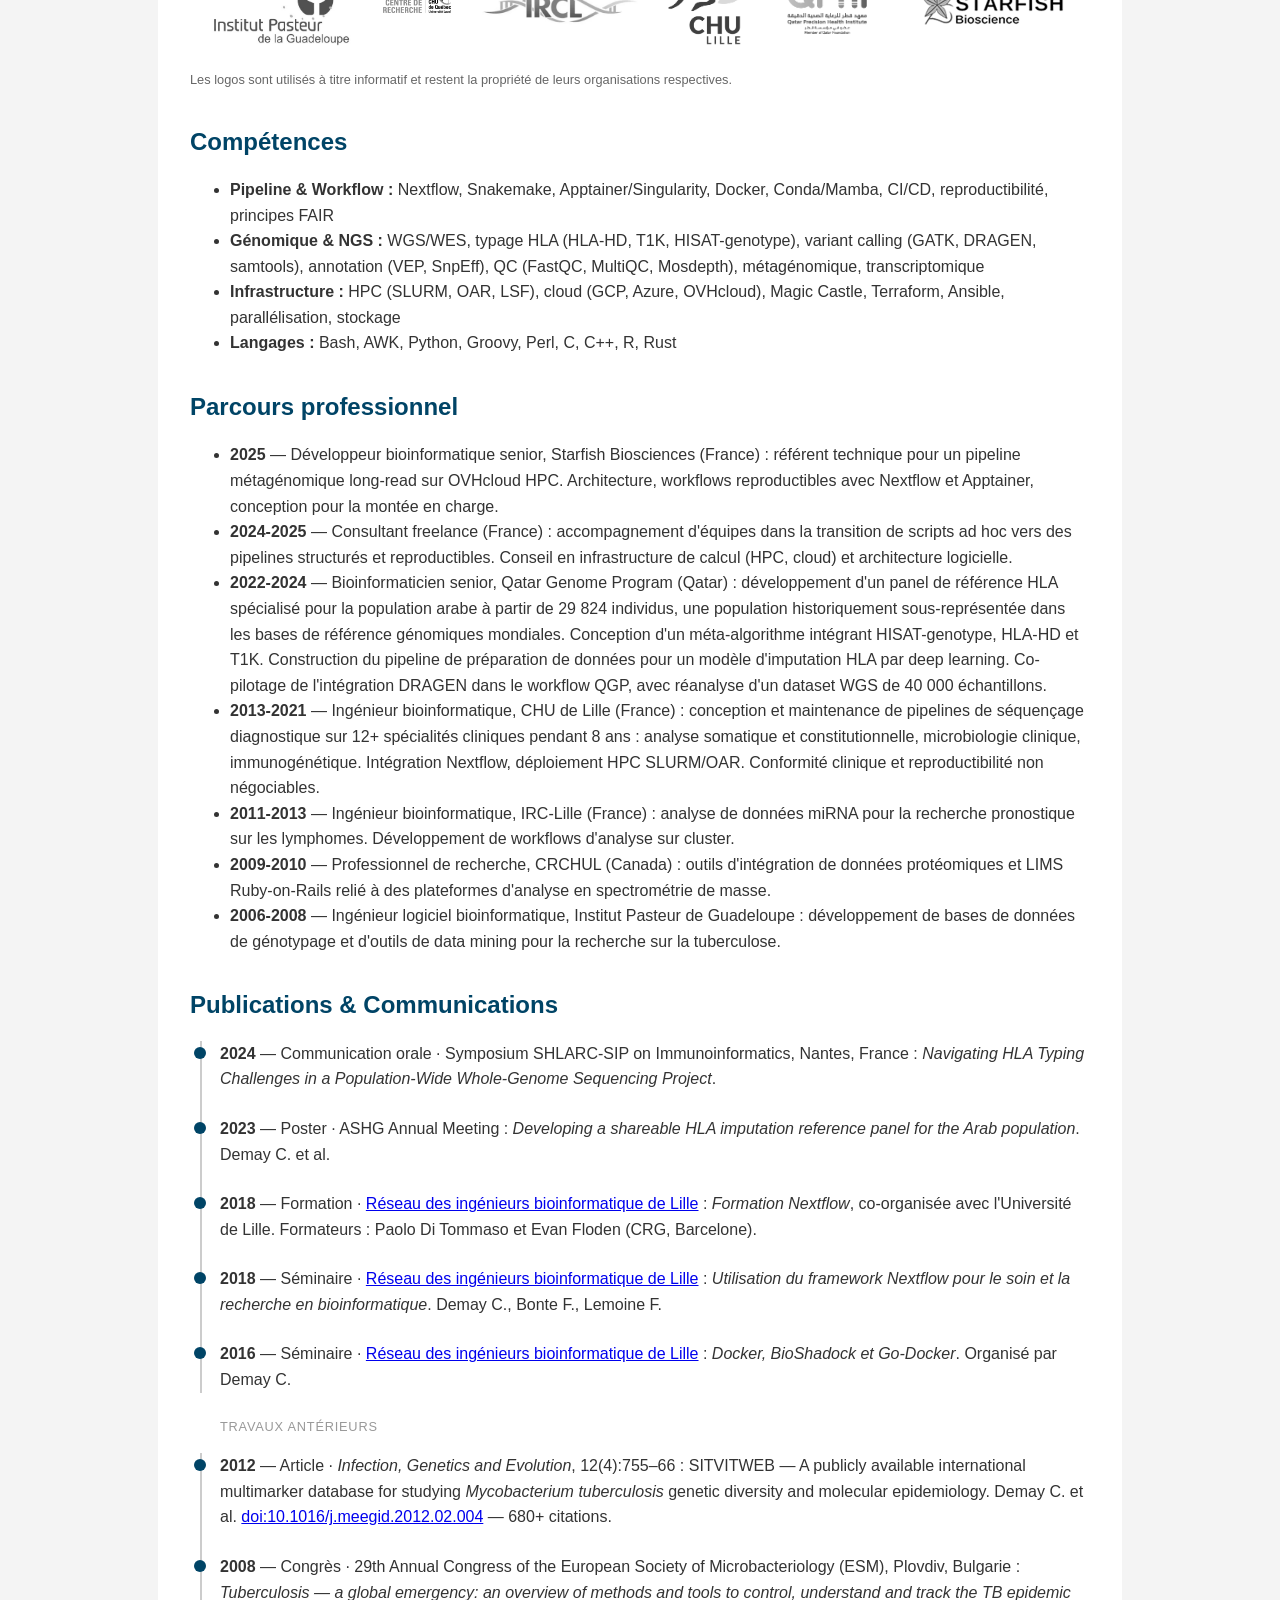
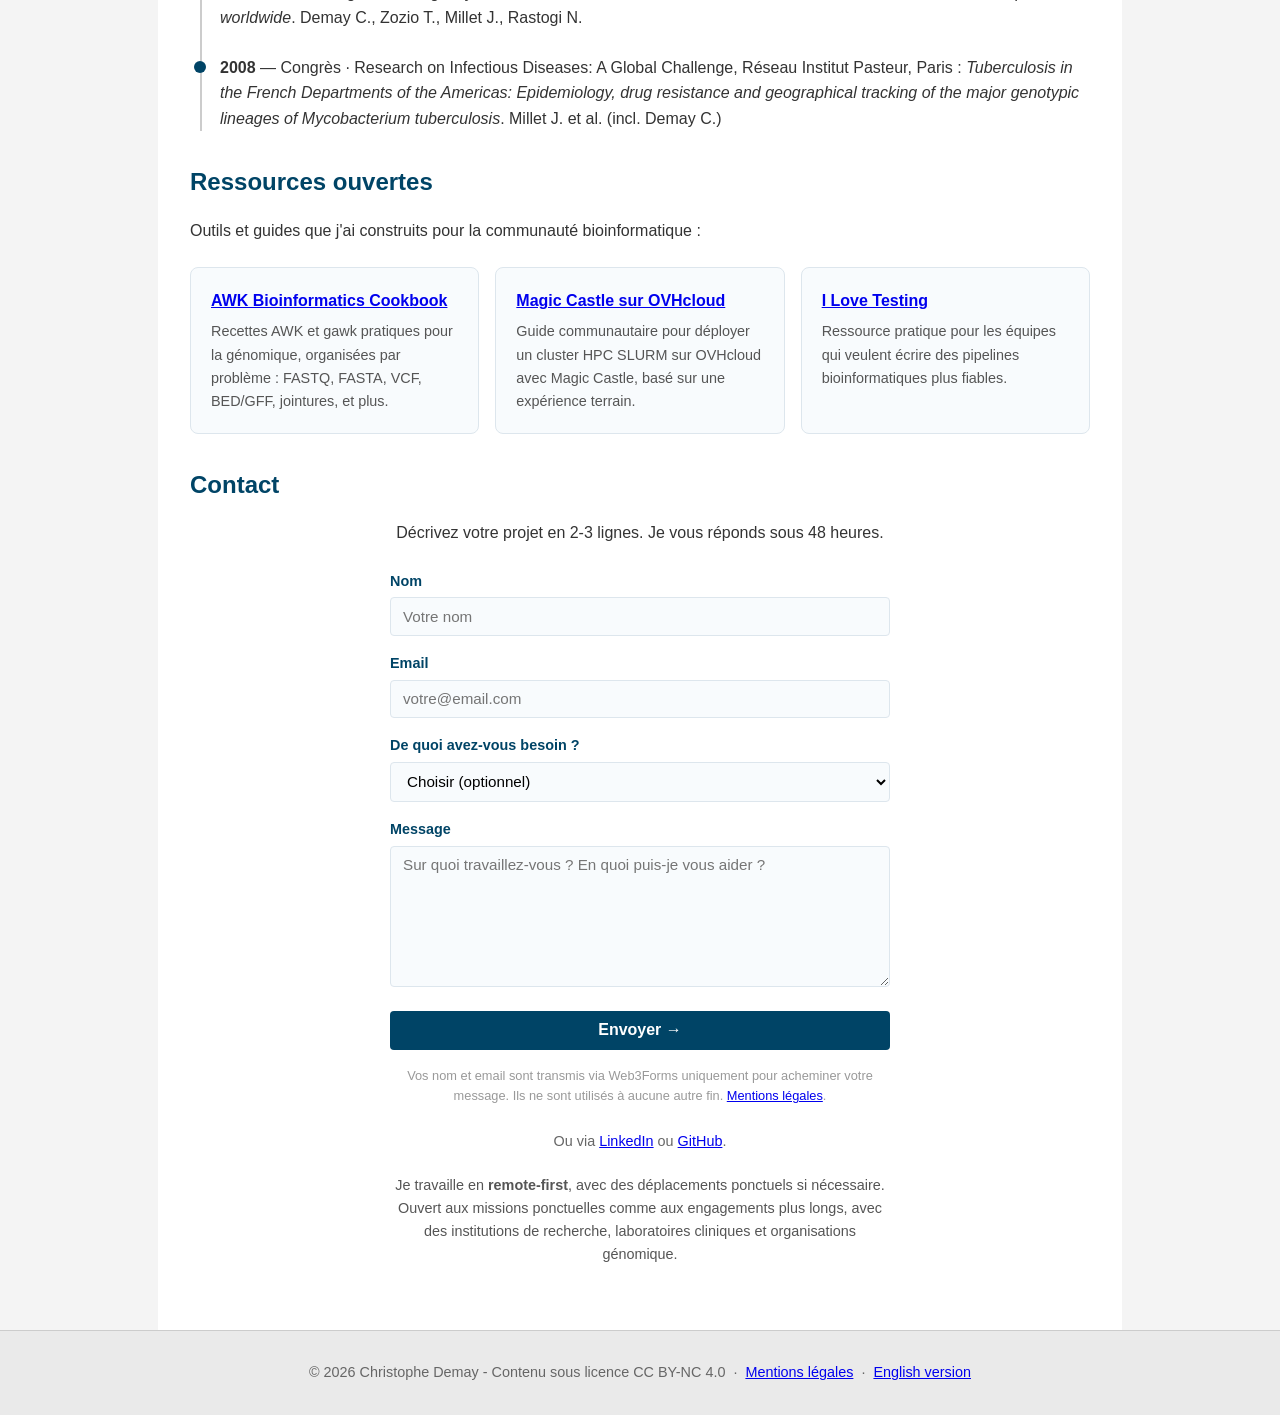
<file: fr.html>
<!DOCTYPE html>
<html lang="fr">
<head>
  <!-- Cookiebot script -->
  <script id="Cookiebot" src="https://consent.cookiebot.com/uc.js" data-cbid="8d330496-7b07-41db-9aa6-89eb2aed3927" data-blockingmode="auto" type="text/javascript"></script>
  <meta charset="UTF-8" />
  <meta name="viewport" content="width=device-width, initial-scale=1.0" />
  <meta name="description" content="Consultant freelance en bioinformatique : pipelines Nextflow, infrastructure HPC/cloud, migration de pipelines legacy, audit et accompagnement d'équipes génomique et microbiome." />
  <meta name="keywords" content="Christophe Demay, bioinformatique, consultant, Nextflow, génomique, pipelines, HPC, cloud, OVHcloud" />
  <meta name="author" content="Christophe Demay" />
  <title>Christophe Demay | Consultant Bioinformatique</title>
  <link rel="stylesheet" href="style.css" />
  <link rel="icon" href="favico.ico" />
  <link rel="canonical" href="https://chrstphdm.github.io/fr.html" />
  <link rel="alternate" hreflang="en" href="https://chrstphdm.github.io/" />
  <link rel="alternate" hreflang="fr" href="https://chrstphdm.github.io/fr.html" />
  <meta name="theme-color" content="#004466" />
  <meta property="og:type" content="profile" />
  <meta property="og:url" content="https://chrstphdm.github.io/fr.html" />
  <meta property="og:title" content="Christophe Demay | Consultant Bioinformatique" />
  <meta property="og:description" content="Consultant freelance en bioinformatique : pipelines Nextflow, infrastructure HPC/cloud, audit et accompagnement." />
  <meta property="og:image" content="https://chrstphdm.github.io/images/avatar.png" />
  <meta property="og:locale" content="fr_FR" />
  <meta name="twitter:card" content="summary" />
  <meta name="twitter:site" content="@chrstphdm" />
  <meta name="twitter:creator" content="@chrstphdm" />
  <meta name="twitter:title" content="Christophe Demay | Consultant Bioinformatique" />
  <meta name="twitter:description" content="Consultant freelance en bioinformatique : pipelines Nextflow, infrastructure HPC/cloud, audit et accompagnement." />
  <meta name="twitter:image" content="https://chrstphdm.github.io/images/avatar.png" />
  <link rel="preconnect" href="https://www.googletagmanager.com" />
  <script type="application/ld+json">
  {
    "@context": "https://schema.org",
    "@type": "Person",
    "name": "Christophe Demay",
    "jobTitle": "Consultant Senior en Bioinformatique",
    "url": "https://chrstphdm.github.io/fr.html",
    "image": "https://chrstphdm.github.io/images/avatar.png",
    "knowsLanguage": ["fr", "en"],
    "knowsAbout": ["Bioinformatique", "Nextflow", "Typage HLA", "Génomique", "Cloud HPC"],
    "sameAs": [
      "https://www.linkedin.com/in/christophedemay",
      "https://github.com/chrstphdm",
      "https://x.com/chrstphdm"
    ],
    "description": "Expert en pipelines Nextflow, typage HLA, architecture cloud et automatisation de workflows. Près de 20 ans d'expérience en bioinformatique, génomique et diagnostique clinique."
  }
  </script>
  <script data-cookieconsent="ignore">
    window.dataLayer = window.dataLayer || [];
    function gtag() {
      dataLayer.push(arguments);
    }
    gtag("consent", "default", {
      ad_personalization: "denied",
      ad_storage: "denied",
      ad_user_data: "denied",
      analytics_storage: "denied",
      functionality_storage: "denied",
      personalization_storage: "denied",
      security_storage: "granted",
      wait_for_update: 500,    }
    );
    gtag("set", "ads_data_redaction", true);
    gtag("set", "url_passthrough", false);
  </script>
  <!-- Google tag (gtag.js) -->
  <script async src="https://www.googletagmanager.com/gtag/js?id=G-7VQ4DVCX87" type="text/plain" data-cookieconsent="statistics"></script>
  <script type="text/plain" data-cookieconsent="statistics">
    window.dataLayer = window.dataLayer || [];
    function gtag(){dataLayer.push(arguments);}
    gtag('js', new Date());
    gtag('config', 'G-7VQ4DVCX87');
  </script>
</head>
<body>
  <header>
    <div class="header-inner">
      <img src="images/avatar.png" alt="Christophe Demay" class="avatar" />
      <div class="header-text">
        <h1>Christophe Demay</h1>
        <p>Consultant Senior en Bioinformatique</p>
        <p class="header-promise">J'aide les équipes génomique et microbiome à construire, fiabiliser et faire passer à l'échelle leurs workflows bioinformatiques.</p>
        <p>Je murmure à l'oreille d'AWK, C, Bash, Perl et Java depuis 2001, et je discute avec Nextflow depuis 2016</p>
      </div>
    </div>
  </header>

  <nav>
    <ul>
      <li><a href="#services">Services</a></li>
      <li><a href="#exemples">Exemples</a></li>
      <li><a href="#profil">Profil</a></li>
      <li><a href="#competences">Compétences</a></li>
      <li><a href="#parcours">Parcours</a></li>
      <li><a href="#publications">Publications</a></li>
      <li><a href="#ressources">Ressources</a></li>
      <li><a href="#contact">Contact</a></li>
      <li><a href="index.html">English</a></li>
    </ul>
  </nav>

  <main>
    <section id="services">
      <h2>Services</h2>
      <p><strong>Vous vous reconnaissez ?</strong></p>
      <ul>
        <li>Votre pipeline fonctionne, mais personne n'ose y toucher.</li>
        <li>Vos coûts cloud sont imprévisibles et en hausse.</li>
        <li>Vos analyses reposent sur des scripts non documentés, écrits par quelqu'un qui est parti.</li>
        <li>Vous devez passer d'un prototype fonctionnel à une exécution reproductible et auditable.</li>
        <li>Vous avez besoin d'un référent bioinformatique senior sans recruter à temps plein.</li>
      </ul>
      <p>Je travaille avec des équipes qui ont l'expertise biologique et les données, mais qui ont besoin de quelqu'un pour structurer, construire ou améliorer leur infrastructure analytique.</p>
      <div class="service-cards">
        <div class="card">
          <h3>Conception de workflows</h3>
          <p>Pipelines bioinformatiques Nextflow, HPC, cloud-native.</p>
          <p class="card-deliverables">Livrables : code pipeline, conteneurs, profils d'exécution, documentation.</p>
        </div>
        <div class="card">
          <h3>Architecture Cloud & HPC</h3>
          <p>Infrastructure cloud pour la génomique (GCP, Azure, OVHcloud), dimensionnée pour vos données et votre budget.</p>
          <p class="card-deliverables">Livrables : design infra, analyse de coûts, scripts de déploiement, stratégie de scaling.</p>
        </div>
        <div class="card">
          <h3>Workflows génomiques reproductibles</h3>
          <p>Typage HLA, WGS, RNA-seq : pipelines de bout en bout, du séquençage aux résultats traçables.</p>
          <p class="card-deliverables">Livrables : résultats d'analyse, rapports qualité, workflow reproductible.</p>
        </div>
        <div class="card">
          <h3>Audit de pipeline</h3>
          <p>Votre pipeline tourne mais vous n'êtes pas certain qu'il soit correct, reproductible ou efficient.</p>
          <p class="card-deliverables">Livrables : rapport technique, analyse de risques, plan de correction priorisé, quick wins.</p>
        </div>
        <div class="card">
          <h3>Formation & accompagnement</h3>
          <p>Ateliers pratiques sur Nextflow, Bash, AWK, conteneurs et tests.</p>
          <p class="card-deliverables">Livrables : supports de formation, exercices, templates, suivi post-formation.</p>
        </div>
        <div class="card">
          <h3>Migration de pipelines legacy</h3>
          <p>Modernisation de pipelines Perl, C ou Bash vers Nextflow : logique d'origine préservée, dette technique éliminée.</p>
          <p class="card-deliverables">Livrables : pipeline migré, suite de tests, comparatif avant/après, guide de transition.</p>
        </div>
        <div class="card">
          <h3>Référent bioinformatique à temps partiel</h3>
          <p>Expertise senior sans recrutement temps plein. Décisions d'architecture, reviews de code, déblocage, mentoring.</p>
          <p class="card-deliverables">Engagement : quelques jours par semaine ou par mois, adapté au rythme de votre équipe.</p>
        </div>
      </div>
      <p style="text-align: center; margin-top: 1.5rem;">
        <a href="#contact" class="btn-cta">Me contacter →</a>
      </p>
    </section>

    <section id="methode">
      <h2>Comment je travaille</h2>
      <ol class="how-steps">
        <li><strong>Comprendre</strong> la question biologique et les contraintes opérationnelles.</li>
        <li><strong>Auditer</strong> le workflow, les données, l'infrastructure et les points de friction.</li>
        <li><strong>Identifier</strong> les quick wins et les risques structurels.</li>
        <li><strong>Construire ou refactorer</strong> en visant reproductibilité, traçabilité et maîtrise des coûts.</li>
        <li><strong>Transférer</strong> les connaissances via documentation, formation et passation.</li>
      </ol>
    </section>

    <section id="engagement">
      <h2>Modes d'intervention</h2>
      <div class="service-cards">
        <div class="card">
          <h3>Audit court</h3>
          <p>Revue ciblée d'un pipeline, d'une infrastructure ou d'un setup d'analyse existant. 1 à 2 semaines.</p>
        </div>
        <div class="card">
          <h3>Projet de construction ou migration</h3>
          <p>Mission d'implémentation avec livrables techniques définis et périmètre fixe.</p>
        </div>
        <div class="card">
          <h3>Accompagnement fractionné</h3>
          <p>Quelques jours par mois pour conseiller, débloquer et guider une équipe bioinformatique.</p>
        </div>
        <div class="card">
          <h3>Formation</h3>
          <p>Ateliers pratiques sur Nextflow, scripting, conteneurs, reproductibilité et ingénierie de workflows.</p>
        </div>
      </div>
    </section>

    <section id="exemples">
      <h2>Exemples de missions</h2>
      <div class="service-cards">
        <div class="card">
          <h3>Génomique populationnelle et typage HLA</h3>
          <p><strong>Contexte :</strong> projet WGS à grande échelle, 40 000+ échantillons.</p>
          <p><strong>Mission :</strong> conception d'un méta-algorithme de typage HLA, construction du pipeline de préparation de données pour un modèle d'imputation par deep learning, co-pilotage de l'intégration DRAGEN.</p>
          <p><strong>Résultat :</strong> stratégie d'analyse reproductible pour une cohorte populationnelle, avec applications directes en transplantation et médecine de précision.</p>
        </div>
        <div class="card">
          <h3>Infrastructure NGS clinique</h3>
          <p><strong>Contexte :</strong> laboratoire diagnostique hospitalier, 12+ spécialités cliniques sur 8 ans.</p>
          <p><strong>Mission :</strong> conception et maintenance de pipelines de séquençage pour l'analyse somatique, constitutionnelle et microbiologique. Intégration Nextflow, déploiement HPC SLURM/OAR.</p>
          <p><strong>Résultat :</strong> workflows cliniques stables et auditables, utilisés quotidiennement par les biologistes pour la validation diagnostique.</p>
        </div>
        <div class="card">
          <h3>Métagénomique long-read sur cloud HPC</h3>
          <p><strong>Contexte :</strong> startup biotech, première analyse métagénomique à grande échelle.</p>
          <p><strong>Mission :</strong> structuration de l'architecture pipeline, mise en place de workflows reproductibles avec Nextflow et Apptainer sur OVHcloud.</p>
          <p><strong>Résultat :</strong> infrastructure de production qui monte en charge avec le volume de données sans réarchitecture.</p>
        </div>
      </div>
    </section>

    <section id="profil">
      <h2>Profil</h2>
      <p>
        Près de 20 ans à l'intersection de la biologie, du code et de l'architecture système. Je transforme des données de séquençage brutes en workflows analytiques qui tiennent en production.
      </p>
      <p>
        D'un côté, le code : Bash, AWK, Perl, Python, Groovy, Java, C. De l'autre, l'infrastructure : HPC, conteneurs, cloud. Au milieu, 20 ans de génomique. Je conçois des pipelines Nextflow sur Google Cloud, Azure et OVHcloud, et j'aide les équipes à déterminer quel setup de calcul a du sens pour leurs données et leur budget.
      </p>
      <p>
        Je peux travailler avec nf-core et la Seqera Platform quand c'est adapté au contexte, mais je construis aussi des pipelines Nextflow légers et sur-mesure quand les équipes ont besoin de plus de contrôle, de coûts réduits, ou d'un meilleur alignement avec leur biologie. En 2018, j'ai organisé l'une des premières formations Nextflow en France, en faisant venir ses créateurs Paolo Di Tommaso et Evan Floden à Lille.
      </p>
      <p>
        Mon expérience couvre le typage HLA, le variant calling, l'analyse de variants structuraux, l'annotation (VEP, SnpEff), le contrôle qualité (FastQC, MultiQC, Mosdepth, CoverM), l'analyse d'expression (Cufflinks, featureCounts), la métagénomique et la protéomique. J'ai beaucoup utilisé DRAGEN, et je travaille au quotidien avec BWA, minimap2, HISAT2, samtools, bedtools et GATK.
      </p>
      <p>
        Mon background en Perl, C et C++ est un atout réel : on m'a demandé plus d'une fois de moderniser des pipelines écrits dans ces langages. Les connaître en profondeur me permet de les migrer vers Nextflow sans perdre l'intention de la logique d'origine.
      </p>
    </section>

    <section id="collaborations">
      <h2>Collaborations</h2>
      <p>Quelques organisations avec lesquelles j'ai travaillé :</p>
      <div class="logo-grid">
        <img src="images/LogoIPG_2012.png" alt="Institut Pasteur de la Guadeloupe" loading="lazy" />
        <img src="images/CRCHU-Logo-LinkedIn-blanc.png" alt="Plateforme de Protéomique du CRCHU de Québec" loading="lazy" />
        <img src="images/ircl-logo.png" alt="Institut pour la Recherche sur le Cancer de Lille" loading="lazy" />
        <img src="images/CHU_Lille_Logo.png" alt="CHU de Lille" loading="lazy" />
        <img src="images/QPHI---WHITE-LOGO_Page_2.png" alt="Qatar Genome Program" loading="lazy" />
        <img src="images/20240205095912-logo-starfish.png" alt="Starfish Biosciences" loading="lazy" />
      </div>
      <p style="font-size: 0.8rem; color: #666;">
        Les logos sont utilisés à titre informatif et restent la propriété de leurs organisations respectives.
      </p>
    </section>

    <section id="competences">
      <h2>Compétences</h2>
      <ul>
        <li><strong>Pipeline & Workflow :</strong> Nextflow, Snakemake, Apptainer/Singularity, Docker, Conda/Mamba, CI/CD, reproductibilité, principes FAIR</li>
        <li><strong>Génomique & NGS :</strong> WGS/WES, typage HLA (HLA-HD, T1K, HISAT-genotype), variant calling (GATK, DRAGEN, samtools), annotation (VEP, SnpEff), QC (FastQC, MultiQC, Mosdepth), métagénomique, transcriptomique</li>
        <li><strong>Infrastructure :</strong> HPC (SLURM, OAR, LSF), cloud (GCP, Azure, OVHcloud), Magic Castle, Terraform, Ansible, parallélisation, stockage</li>
        <li><strong>Langages :</strong> Bash, AWK, Python, Groovy, Perl, C, C++, R, Rust</li>
      </ul>
    </section>

    <section id="parcours">
      <h2>Parcours professionnel</h2>
      <ul>
        <li><strong>2025</strong> — Développeur bioinformatique senior, Starfish Biosciences (France) : référent technique pour un pipeline métagénomique long-read sur OVHcloud HPC. Architecture, workflows reproductibles avec Nextflow et Apptainer, conception pour la montée en charge.</li>
        <li><strong>2024-2025</strong> — Consultant freelance (France) : accompagnement d'équipes dans la transition de scripts ad hoc vers des pipelines structurés et reproductibles. Conseil en infrastructure de calcul (HPC, cloud) et architecture logicielle.</li>
        <li><strong>2022-2024</strong> — Bioinformaticien senior, Qatar Genome Program (Qatar) : développement d'un panel de référence HLA spécialisé pour la population arabe à partir de 29 824 individus, une population historiquement sous-représentée dans les bases de référence génomiques mondiales. Conception d'un méta-algorithme intégrant HISAT-genotype, HLA-HD et T1K. Construction du pipeline de préparation de données pour un modèle d'imputation HLA par deep learning. Co-pilotage de l'intégration DRAGEN dans le workflow QGP, avec réanalyse d'un dataset WGS de 40 000 échantillons.</li>
        <li><strong>2013-2021</strong> — Ingénieur bioinformatique, CHU de Lille (France) : conception et maintenance de pipelines de séquençage diagnostique sur 12+ spécialités cliniques pendant 8 ans : analyse somatique et constitutionnelle, microbiologie clinique, immunogénétique. Intégration Nextflow, déploiement HPC SLURM/OAR. Conformité clinique et reproductibilité non négociables.</li>
        <li><strong>2011-2013</strong> — Ingénieur bioinformatique, IRC-Lille (France) : analyse de données miRNA pour la recherche pronostique sur les lymphomes. Développement de workflows d'analyse sur cluster.</li>
        <li><strong>2009-2010</strong> — Professionnel de recherche, CRCHUL (Canada) : outils d'intégration de données protéomiques et LIMS Ruby-on-Rails relié à des plateformes d'analyse en spectrométrie de masse.</li>
        <li><strong>2006-2008</strong> — Ingénieur logiciel bioinformatique, Institut Pasteur de Guadeloupe : développement de bases de données de génotypage et d'outils de data mining pour la recherche sur la tuberculose.</li>
      </ul>
    </section>

    <section id="publications">
      <h2>Publications &amp; Communications</h2>
      <ul>
        <li><strong>2024</strong> — Communication orale · Symposium SHLARC-SIP on Immunoinformatics, Nantes, France : <em>Navigating HLA Typing Challenges in a Population-Wide Whole-Genome Sequencing Project</em>.</li>
        <li><strong>2023</strong> — Poster · ASHG Annual Meeting : <em>Developing a shareable HLA imputation reference panel for the Arab population</em>. Demay C. et al.</li>
        <li><strong>2018</strong> — Formation · <a href="https://bilille.univ-lille.fr/scientific-events/lille-bioinformatics-engineers-network" target="_blank" rel="noopener noreferrer">Réseau des ingénieurs bioinformatique de Lille</a> : <em>Formation Nextflow</em>, co-organisée avec l'Université de Lille. Formateurs : Paolo Di Tommaso et Evan Floden (CRG, Barcelone).</li>
        <li><strong>2018</strong> — Séminaire · <a href="https://bilille.univ-lille.fr/scientific-events/lille-bioinformatics-engineers-network" target="_blank" rel="noopener noreferrer">Réseau des ingénieurs bioinformatique de Lille</a> : <em>Utilisation du framework Nextflow pour le soin et la recherche en bioinformatique</em>. Demay C., Bonte F., Lemoine F.</li>
        <li><strong>2016</strong> — Séminaire · <a href="https://bilille.univ-lille.fr/scientific-events/lille-bioinformatics-engineers-network" target="_blank" rel="noopener noreferrer">Réseau des ingénieurs bioinformatique de Lille</a> : <em>Docker, BioShadock et Go-Docker</em>. Organisé par Demay C.</li>
      </ul>
      <p class="publications-earlier">Travaux antérieurs</p>
      <ul>
        <li><strong>2012</strong> — Article · <em>Infection, Genetics and Evolution</em>, 12(4):755–66 : SITVITWEB — A publicly available international multimarker database for studying <em>Mycobacterium tuberculosis</em> genetic diversity and molecular epidemiology. Demay C. et al. <a href="https://doi.org/10.1016/j.meegid.2012.02.004" target="_blank" rel="noopener noreferrer">doi:10.1016/j.meegid.2012.02.004</a> — 680+ citations.</li>
        <li><strong>2008</strong> — Congrès · 29th Annual Congress of the European Society of Microbacteriology (ESM), Plovdiv, Bulgarie : <em>Tuberculosis — a global emergency: an overview of methods and tools to control, understand and track the TB epidemic worldwide</em>. Demay C., Zozio T., Millet J., Rastogi N.</li>
        <li><strong>2008</strong> — Congrès · Research on Infectious Diseases: A Global Challenge, Réseau Institut Pasteur, Paris : <em>Tuberculosis in the French Departments of the Americas: Epidemiology, drug resistance and geographical tracking of the major genotypic lineages of Mycobacterium tuberculosis</em>. Millet J. et al. (incl. Demay C.)</li>
      </ul>
    </section>

    <section id="ressources">
      <h2>Ressources ouvertes</h2>
      <p>Outils et guides que j'ai construits pour la communauté bioinformatique :</p>
      <div class="service-cards">
        <div class="card">
          <h3><a href="https://chrstphdm.github.io/awk-bioinfo-cookbook/" target="_blank" rel="noopener noreferrer">AWK Bioinformatics Cookbook</a></h3>
          <p>Recettes AWK et gawk pratiques pour la génomique, organisées par problème : FASTQ, FASTA, VCF, BED/GFF, jointures, et plus.</p>
        </div>
        <div class="card">
          <h3><a href="https://chrstphdm.github.io/magic-castle-ovhcloud/" target="_blank" rel="noopener noreferrer">Magic Castle sur OVHcloud</a></h3>
          <p>Guide communautaire pour déployer un cluster HPC SLURM sur OVHcloud avec Magic Castle, basé sur une expérience terrain.</p>
        </div>
        <div class="card">
          <h3><a href="https://chrstphdm.github.io/ilovetesting/" target="_blank" rel="noopener noreferrer">I Love Testing</a></h3>
          <p>Ressource pratique pour les équipes qui veulent écrire des pipelines bioinformatiques plus fiables.</p>
        </div>
      </div>
    </section>

    <section id="contact">
      <h2>Contact</h2>
      <p style="text-align: center;">
        Décrivez votre projet en 2-3 lignes. Je vous réponds sous 48 heures.
      </p>
      <form action="https://api.web3forms.com/submit" method="POST" class="contact-form">
        <input type="hidden" name="access_key" value="b8518cfd-b0be-4934-83a4-379d0adad2c5" />
        <input type="hidden" name="subject" value="Nouveau message depuis chrstphdm.github.io (FR)" />
        <input type="hidden" name="redirect" value="https://chrstphdm.github.io/fr.html?sent=1" />
        <input type="checkbox" name="botcheck" style="display:none" />
        <div class="form-group">
          <label for="name">Nom</label>
          <input type="text" id="name" name="name" required placeholder="Votre nom" autocomplete="name" />
        </div>
        <div class="form-group">
          <label for="email">Email</label>
          <input type="email" id="email" name="email" required placeholder="votre@email.com" autocomplete="email" />
        </div>
        <div class="form-group">
          <label for="need">De quoi avez-vous besoin ?</label>
          <select id="need" name="need">
            <option value="" selected>Choisir (optionnel)</option>
            <option value="Audit de pipeline">Audit de pipeline</option>
            <option value="Développement Nextflow">Développement Nextflow</option>
            <option value="Architecture Cloud/HPC">Architecture Cloud/HPC</option>
            <option value="Migration legacy">Migration legacy</option>
            <option value="Formation">Formation</option>
            <option value="Référent à temps partiel">Référent à temps partiel</option>
            <option value="Je ne sais pas encore">Je ne sais pas encore</option>
          </select>
        </div>
        <div class="form-group">
          <label for="message">Message</label>
          <textarea id="message" name="message" rows="5" required placeholder="Sur quoi travaillez-vous ? En quoi puis-je vous aider ?"></textarea>
        </div>
        <button type="submit" class="btn-cta">Envoyer →</button>
        <p class="form-privacy">Vos nom et email sont transmis via Web3Forms uniquement pour acheminer votre message. Ils ne sont utilisés à aucune autre fin. <a href="mentions-legales.html">Mentions légales</a>.</p>
      </form>
      <p style="text-align: center; margin-top: 1.5rem; font-size: 0.9rem; color: #666;">
        Ou via
        <a href="https://www.linkedin.com/in/christophedemay" target="_blank" rel="noopener noreferrer">LinkedIn</a>
        ou
        <a href="https://github.com/chrstphdm" target="_blank" rel="noopener noreferrer">GitHub</a>.
      </p>
      <p class="contact-note">
        Je travaille en <strong>remote-first</strong>, avec des déplacements ponctuels si nécessaire.
        Ouvert aux missions ponctuelles comme aux engagements plus longs, avec des institutions de recherche,
        laboratoires cliniques et organisations génomique.
      </p>
    </section>
  </main>

  <button id="back-to-top" aria-label="Retour en haut" onclick="window.scrollTo({top:0,behavior:'smooth'})">↑</button>

  <footer>
    <p>&copy; 2026 Christophe Demay - Contenu sous licence CC BY-NC 4.0 &nbsp;·&nbsp; <a href="mentions-legales.html">Mentions légales</a> &nbsp;·&nbsp; <a href="index.html">English version</a></p>
  </footer>
  <script>
    const btn = document.getElementById('back-to-top');
    window.addEventListener('scroll', () => {
      btn.classList.toggle('visible', window.scrollY > 300);
    });

    if (new URLSearchParams(window.location.search).get('sent') === '1') {
      const banner = document.createElement('div');
      banner.className = 'sent-banner';
      banner.textContent = 'Message envoyé. Je vous réponds sous 48 heures.';
      document.body.prepend(banner);
      setTimeout(() => banner.remove(), 6000);
    }
  </script>
</body>
</html>
</file>
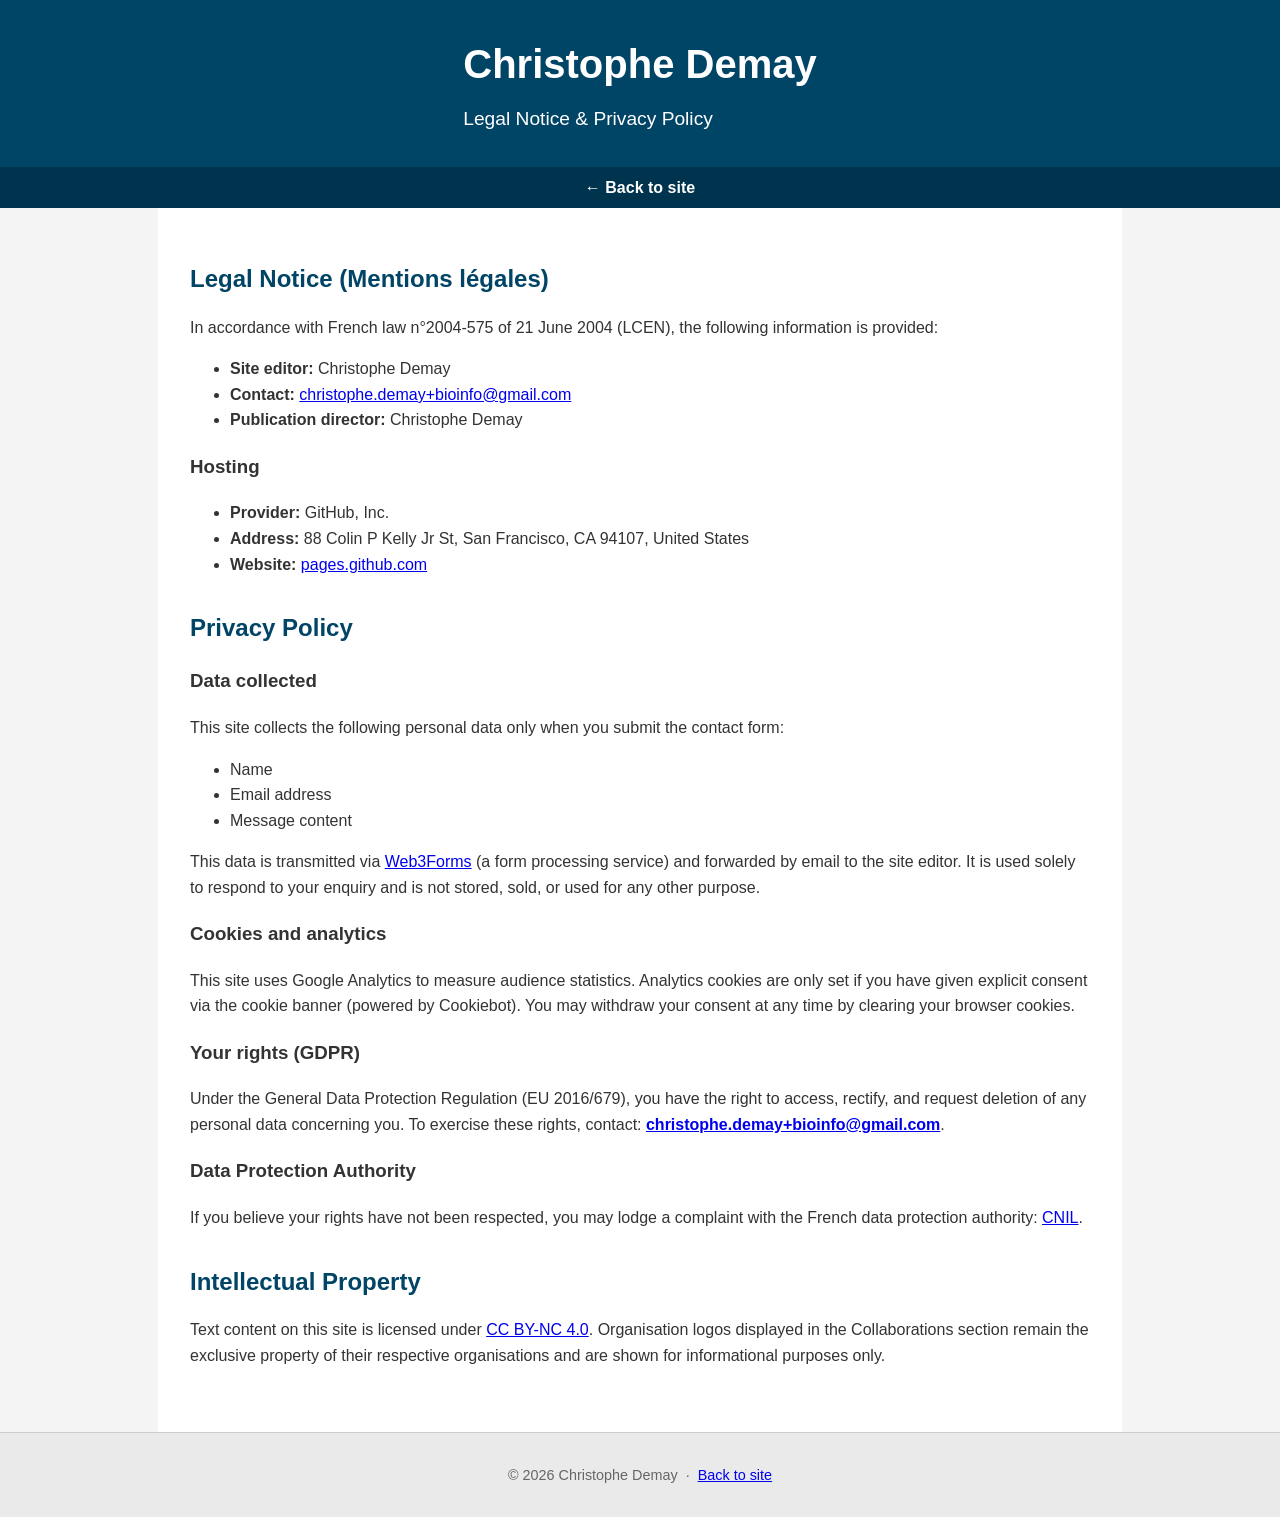
<file: mentions-legales.html>
<!DOCTYPE html>
<html lang="en">
<head>
  <meta charset="UTF-8" />
  <meta name="viewport" content="width=device-width, initial-scale=1.0" />
  <title>Legal Notice &amp; Privacy Policy · Christophe Demay</title>
  <link rel="stylesheet" href="style.css" />
  <link rel="icon" href="favico.ico" />
  <meta name="robots" content="noindex" />
</head>
<body>
  <header>
    <div class="header-inner">
      <div class="header-text">
        <h1>Christophe Demay</h1>
        <p>Legal Notice &amp; Privacy Policy</p>
      </div>
    </div>
  </header>

  <nav>
    <ul>
      <li><a href="index.html">← Back to site</a></li>
    </ul>
  </nav>

  <main>
    <section>
      <h2>Legal Notice (Mentions légales)</h2>
      <p>In accordance with French law n°2004-575 of 21 June 2004 (LCEN), the following information is provided:</p>
      <ul>
        <li><strong>Site editor:</strong> Christophe Demay</li>
        <li><strong>Contact:</strong> <span id="ml-contact"></span></li>
        <li><strong>Publication director:</strong> Christophe Demay</li>
      </ul>

      <h3>Hosting</h3>
      <ul>
        <li><strong>Provider:</strong> GitHub, Inc.</li>
        <li><strong>Address:</strong> 88 Colin P Kelly Jr St, San Francisco, CA 94107, United States</li>
        <li><strong>Website:</strong> <a href="https://pages.github.com" target="_blank" rel="noopener noreferrer">pages.github.com</a></li>
      </ul>
    </section>

    <section>
      <h2>Privacy Policy</h2>

      <h3>Data collected</h3>
      <p>This site collects the following personal data only when you submit the contact form:</p>
      <ul>
        <li>Name</li>
        <li>Email address</li>
        <li>Message content</li>
      </ul>
      <p>This data is transmitted via <a href="https://web3forms.com" target="_blank" rel="noopener noreferrer">Web3Forms</a> (a form processing service) and forwarded by email to the site editor. It is used solely to respond to your enquiry and is not stored, sold, or used for any other purpose.</p>

      <h3>Cookies and analytics</h3>
      <p>This site uses Google Analytics to measure audience statistics. Analytics cookies are only set if you have given explicit consent via the cookie banner (powered by Cookiebot). You may withdraw your consent at any time by clearing your browser cookies.</p>

      <h3>Your rights (GDPR)</h3>
      <p>Under the General Data Protection Regulation (EU 2016/679), you have the right to access, rectify, and request deletion of any personal data concerning you. To exercise these rights, contact: <strong><span id="ml-gdpr"></span></strong>.</p>

      <h3>Data Protection Authority</h3>
      <p>If you believe your rights have not been respected, you may lodge a complaint with the French data protection authority: <a href="https://www.cnil.fr" target="_blank" rel="noopener noreferrer">CNIL</a>.</p>
    </section>

    <section>
      <h2>Intellectual Property</h2>
      <p>Text content on this site is licensed under <a href="https://creativecommons.org/licenses/by-nc/4.0/" target="_blank" rel="noopener noreferrer">CC BY-NC 4.0</a>. Organisation logos displayed in the Collaborations section remain the exclusive property of their respective organisations and are shown for informational purposes only.</p>
    </section>
  </main>

  <footer>
    <p>&copy; 2026 Christophe Demay &nbsp;·&nbsp; <a href="index.html">Back to site</a></p>
  </footer>
  <script>
    const u = "christophe.demay+bioinfo";
    const d = "gmail.com";
    const addr = u + "@" + d;
    const link = '<a href="mailto:' + addr + '">' + addr + '</a>';
    document.getElementById("ml-contact").innerHTML = link;
    document.getElementById("ml-gdpr").innerHTML = link;
  </script>
</body>
</html>
</file>
<file: style.css>
/* Header with avatar */
.header-inner {
  display: flex;
  align-items: center;
  justify-content: center;
  gap: 1.5rem;
  flex-wrap: wrap;
}

.header-text {
  text-align: left;
}

.avatar {
  width: 110px;
  height: 110px;
  border-radius: 50%;
  border: 3px solid rgba(255, 255, 255, 0.6);
  object-fit: cover;
  flex-shrink: 0;
}

.badge-available {
  display: inline-block;
  margin-top: 0.5rem;
  padding: 0.25rem 0.75rem;
  background: #27ae60;
  color: #fff;
  border-radius: 999px;
  font-size: 0.82rem;
  font-weight: 600;
  letter-spacing: 0.03em;
}

/* General styles */
html {
  scroll-behavior: smooth;
}

body {
    font-family: -apple-system, BlinkMacSystemFont, "Segoe UI", Roboto, Oxygen, Ubuntu, Cantarell, "Open Sans", "Helvetica Neue", sans-serif;
    line-height: 1.6;
    margin: 0;
    padding: 0;
    background-color: #f4f4f4;
    color: #333;
  }
  
  /* Header */
  header {
    background: #004466;
    color: #fff;
    padding: 2rem 1rem;
    text-align: center;
  }
  
  header h1 {
    margin: 0;
    font-size: 2.5rem;
  }
  
  header p {
    margin: 0.5rem 0 0;
    font-size: 1.2rem;
  }
  
  /* Navigation */
  nav {
    background: #00334d;
    padding: 0.5rem;
  }
  
  nav ul {
    list-style: none;
    display: flex;
    justify-content: center;
    margin: 0;
    padding: 0;
  }
  
  nav li {
    margin: 0 1rem;
  }
  
  nav a {
    color: #fff;
    text-decoration: none;
    font-weight: bold;
  }
  
  nav a:hover {
    text-decoration: underline;
  }
  
  /* Main content */
  main {
    padding: 2rem;
    max-width: 900px;
    margin: auto;
    background: #fff;
  }
  
  section {
    margin-bottom: 2rem;
  }
  
  h2 {
    color: #004466;
    margin-bottom: 1rem;
  }
  
  /* Footer */
  footer {
    background: #eaeaea;
    text-align: center;
    padding: 1rem;
    font-size: 0.9rem;
    color: #666;
    border-top: 1px solid #ccc;
  }
  
  /* Responsive */
  @media (max-width: 600px) {
    nav ul {
      flex-direction: column;
    }
  
    nav li {
      margin: 0.5rem 0;
    }
  
    main {
      padding: 1rem;
    }

    .header-text {
      text-align: center;
    }
  }

/* Service cards */
.service-cards {
  display: grid;
  grid-template-columns: repeat(auto-fit, minmax(200px, 1fr));
  gap: 1rem;
  margin: 1.5rem 0;
}

.card {
  border: 1px solid #dde6ed;
  border-radius: 8px;
  padding: 1.25rem;
  background: #f8fbfd;
  transition: box-shadow 0.2s;
}

.card:hover {
  box-shadow: 0 4px 12px rgba(0, 68, 102, 0.12);
}

.card h3 {
  color: #004466;
  margin: 0 0 0.4rem;
  font-size: 1rem;
}

.card p {
  margin: 0;
  font-size: 0.9rem;
  color: #555;
}

.card-deliverables {
  margin-top: 0.5rem !important;
  font-size: 0.8rem !important;
  color: #888 !important;
  font-style: italic;
}

.header-promise {
  font-size: 1rem;
  opacity: 0.9;
  font-weight: 400;
  margin-top: 0.75rem !important;
  margin-bottom: 0.25rem !important;
}

.how-steps {
  max-width: 600px;
  margin: 1.5rem auto;
  padding-left: 1.5rem;
  line-height: 2;
  font-size: 1rem;
  color: #333;
}

.how-steps li {
  margin-bottom: 0.5rem;
}

.how-steps strong {
  color: #004466;
}

  /* Logo grid for collaborations */
  .logo-grid {
    display: flex;
    flex-wrap: wrap;
    gap: 1.5rem;
    justify-content: center;
    align-items: center;
    margin: 1.5rem 0;
  }

  .logo-grid img {
    max-height: 80px;
    max-width: 160px;
    object-fit: contain;
    filter: grayscale(100%);
    transition: filter 0.3s ease;
  }

  .logo-grid img:hover {
    filter: none;
  }

.contact-icons {
  display: flex;
  gap: 1.5rem;
  justify-content: center;
  align-items: center;
  margin-top: 1rem;
}

.contact-icons img {
  width: 32px;
  height: 32px;
  filter: grayscale(100%);
  transition: filter 0.3s ease;
}

.contact-icons img:hover {
  filter: none;
}

.hero {
  background-color: #eaf3f9;
  color: #00334d;
  text-align: center;
  padding: 1rem;
  font-size: 1.2rem;
  font-weight: 500;
  border-bottom: 1px solid #ccc;
}

.btn-cta {
  display: inline-block;
  margin-top: 0.5rem;
  padding: 0.65rem 1.75rem;
  background: #004466;
  color: #fff;
  border: none;
  border-radius: 4px;
  text-decoration: none;
  font-weight: 600;
  font-size: 1rem;
  cursor: pointer;
  transition: background 0.2s;
}

.btn-cta:hover {
  background: #00334d;
}

.contact-form {
  max-width: 500px;
  margin: 1.5rem auto 0;
  display: flex;
  flex-direction: column;
  gap: 1rem;
}

.form-group {
  display: flex;
  flex-direction: column;
  gap: 0.3rem;
}

.form-group label {
  font-size: 0.9rem;
  font-weight: 600;
  color: #004466;
}

.form-group input,
.form-group textarea,
.form-group select {
  padding: 0.6rem 0.75rem;
  border: 1px solid #dde6ed;
  border-radius: 4px;
  font-size: 0.95rem;
  font-family: inherit;
  background: #f8fbfd;
  transition: border-color 0.2s;
}

.form-group input:focus,
.form-group textarea:focus,
.form-group select:focus {
  outline: none;
  border-color: #004466;
  background: #fff;
}

.form-group textarea {
  resize: vertical;
  min-height: 120px;
}

.sent-banner {
  position: fixed;
  top: 1rem;
  left: 50%;
  transform: translateX(-50%);
  background: #27ae60;
  color: #fff;
  padding: 0.75rem 1.5rem;
  border-radius: 4px;
  font-weight: 600;
  font-size: 0.95rem;
  z-index: 200;
  box-shadow: 0 2px 8px rgba(0,0,0,0.15);
}

#back-to-top {
  position: fixed;
  bottom: 1.5rem;
  right: 1.5rem;
  width: 44px;
  height: 44px;
  background: #004466;
  color: #fff;
  border: none;
  border-radius: 50%;
  font-size: 1.1rem;
  cursor: pointer;
  opacity: 0;
  visibility: hidden;
  transition: opacity 0.3s, visibility 0.3s;
  z-index: 100;
}

#back-to-top.visible {
  opacity: 0.8;
  visibility: visible;
}

#back-to-top:hover {
  opacity: 1;
}

.form-privacy {
  font-size: 0.8rem;
  color: #999;
  text-align: center;
  margin: 0;
}

.publications-earlier {
  font-size: 0.8rem;
  color: #999;
  text-transform: uppercase;
  letter-spacing: 0.06em;
  margin: 1.5rem 0 0.25rem 30px;
}

.contact-note {
  text-align: center;
  margin-top: 1.25rem;
  font-size: 0.9rem;
  color: #555;
  max-width: 500px;
  margin-left: auto;
  margin-right: auto;
}

/* Project & publications timeline styling */
#projects ul, #publications ul {
  list-style: none;
  padding-left: 0;
  position: relative;
}

#projects ul::before, #publications ul::before {
  content: '';
  position: absolute;
  left: 10px;
  top: 0;
  bottom: 0;
  width: 2px;
  background: #ccc;
}

#projects li, #publications li {
  position: relative;
  padding-left: 30px;
  margin-bottom: 1.5rem;
}

#projects li::before, #publications li::before {
  content: '';
  position: absolute;
  left: 4px;
  top: 6px;
  width: 12px;
  height: 12px;
  background: #004466;
  border-radius: 50%;
}
</file>
